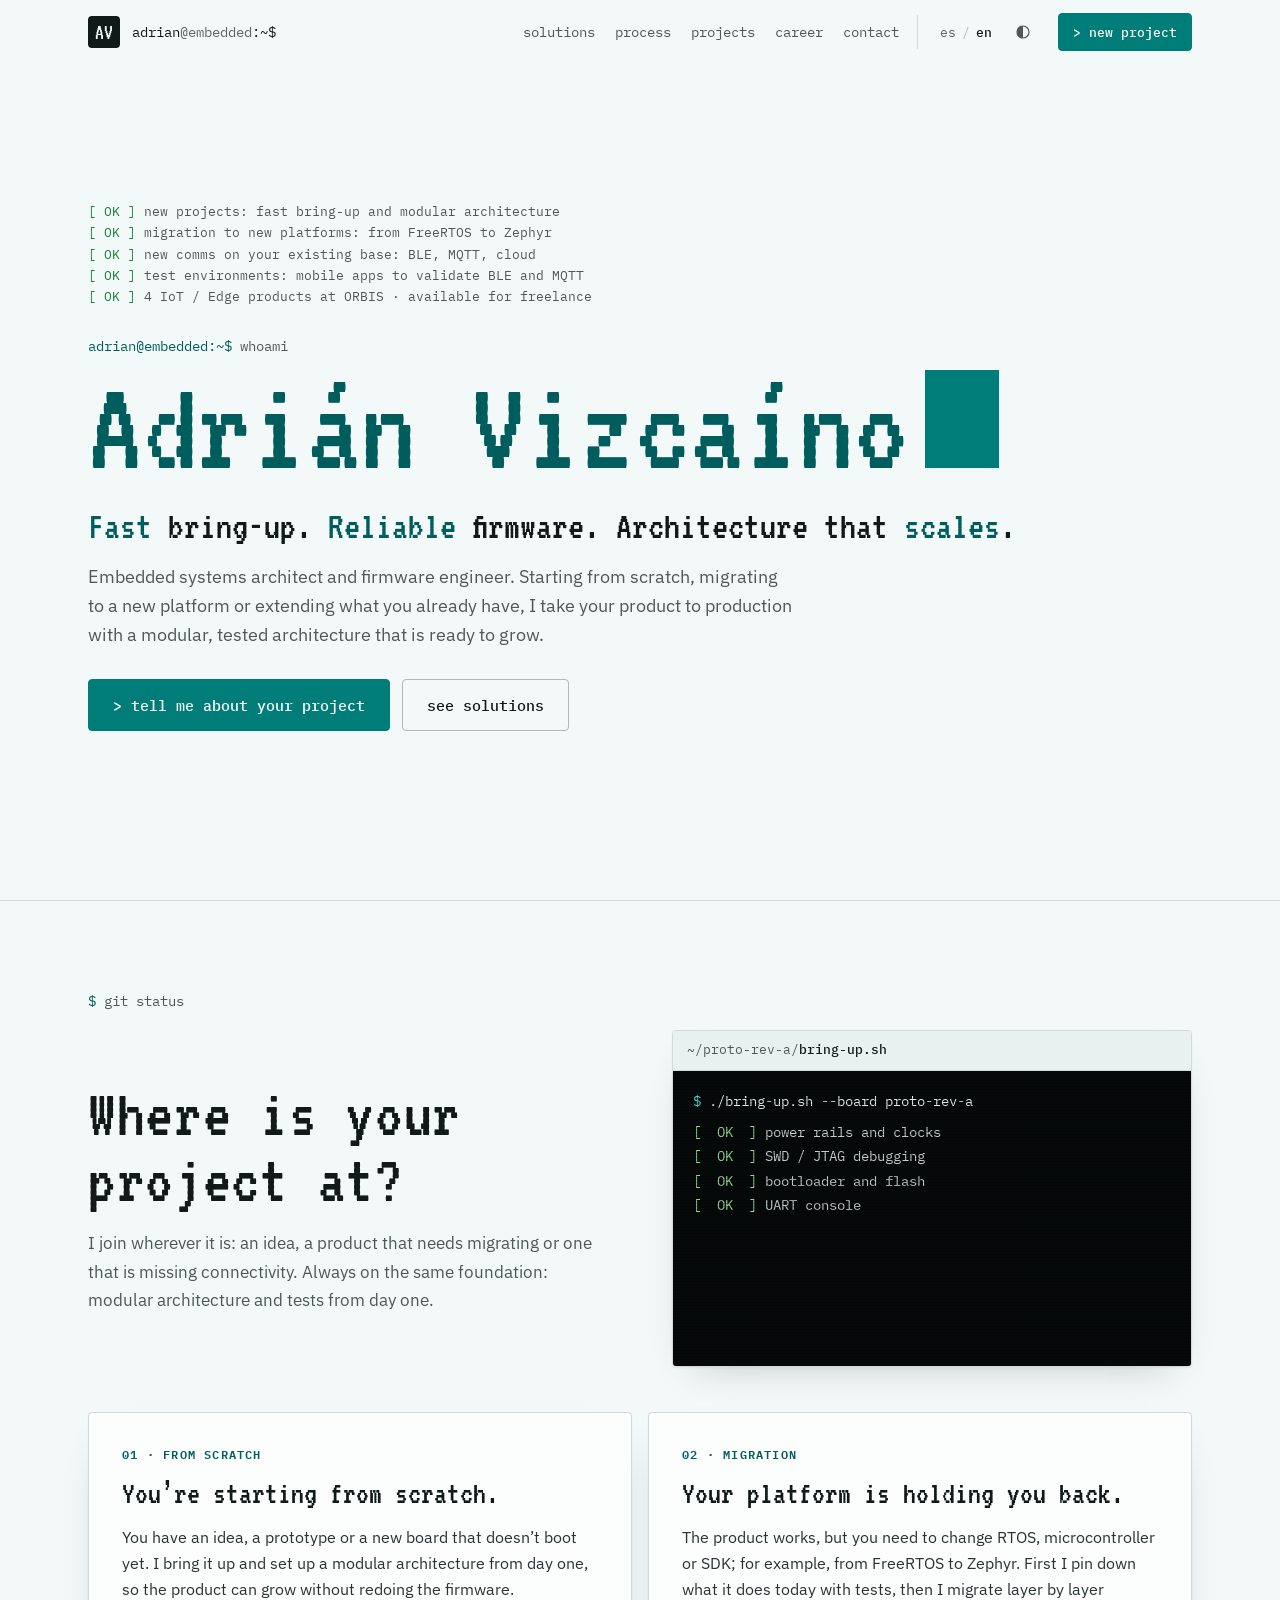
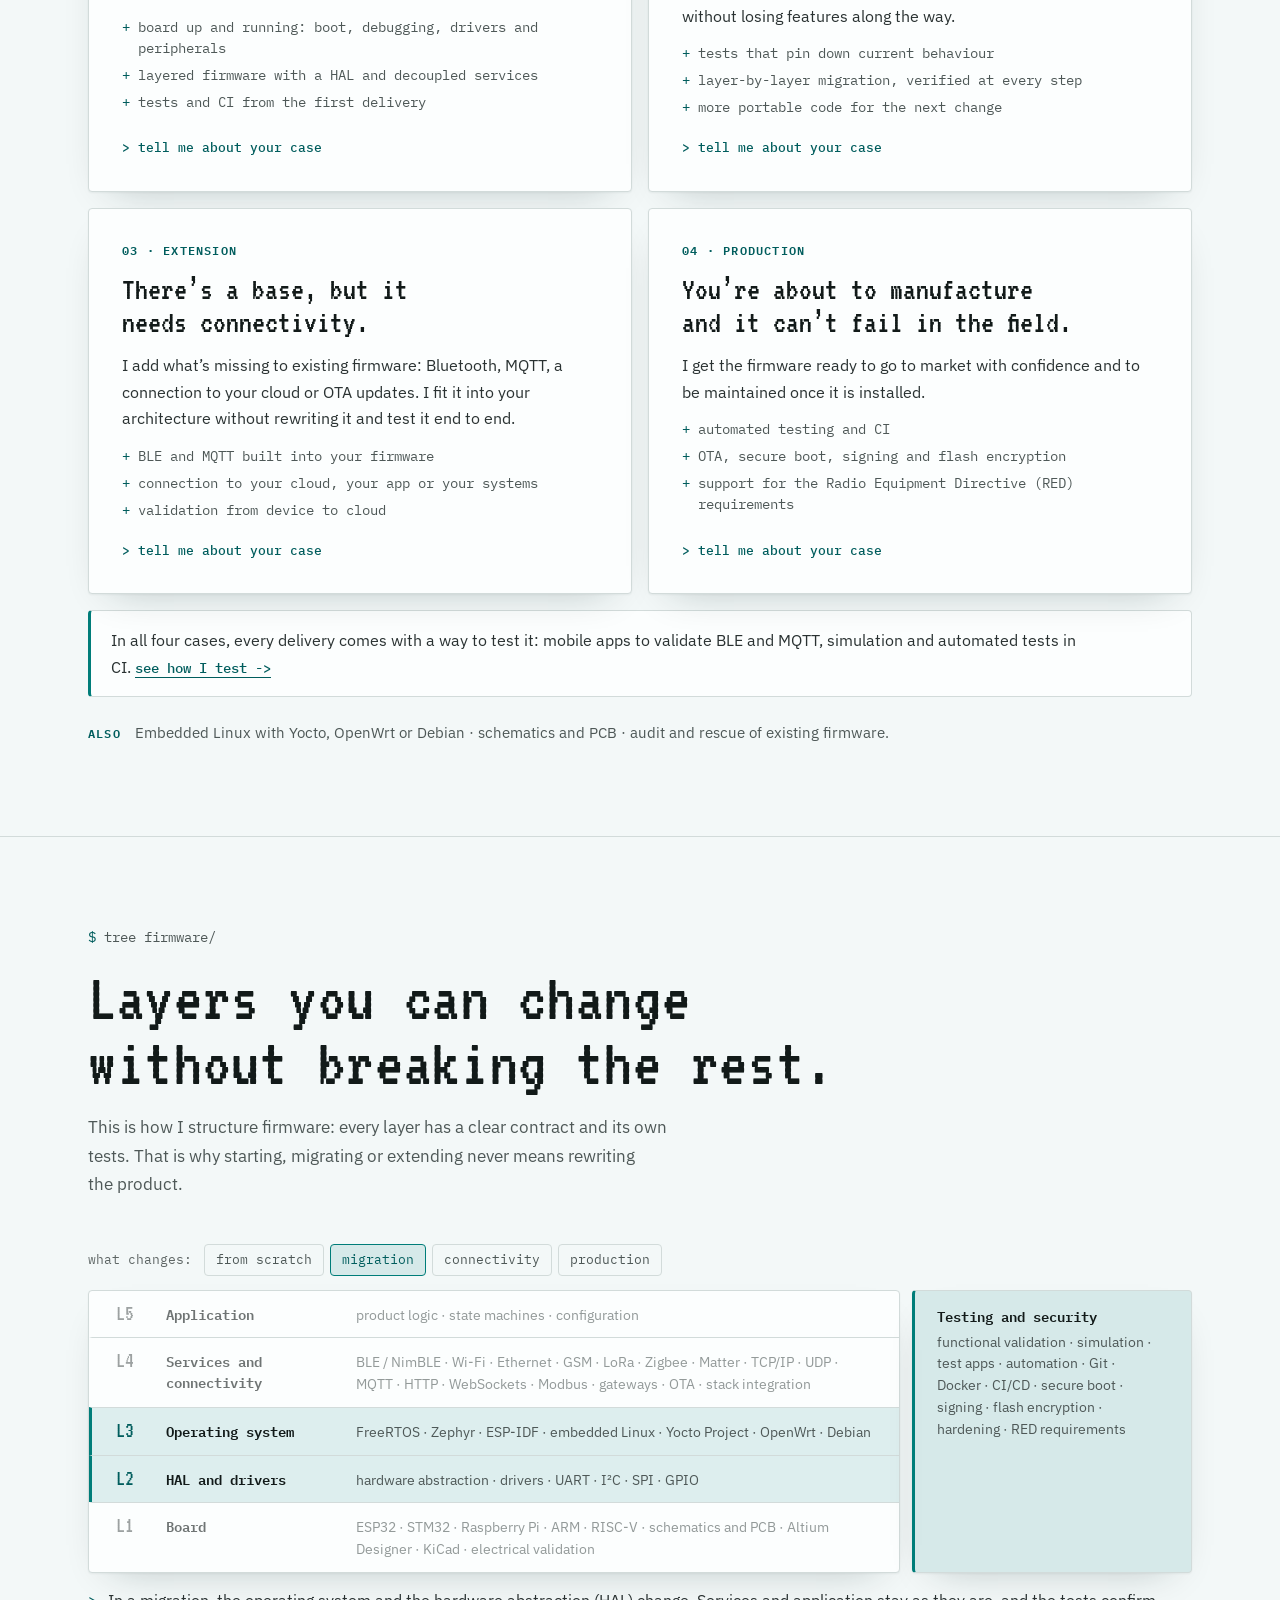
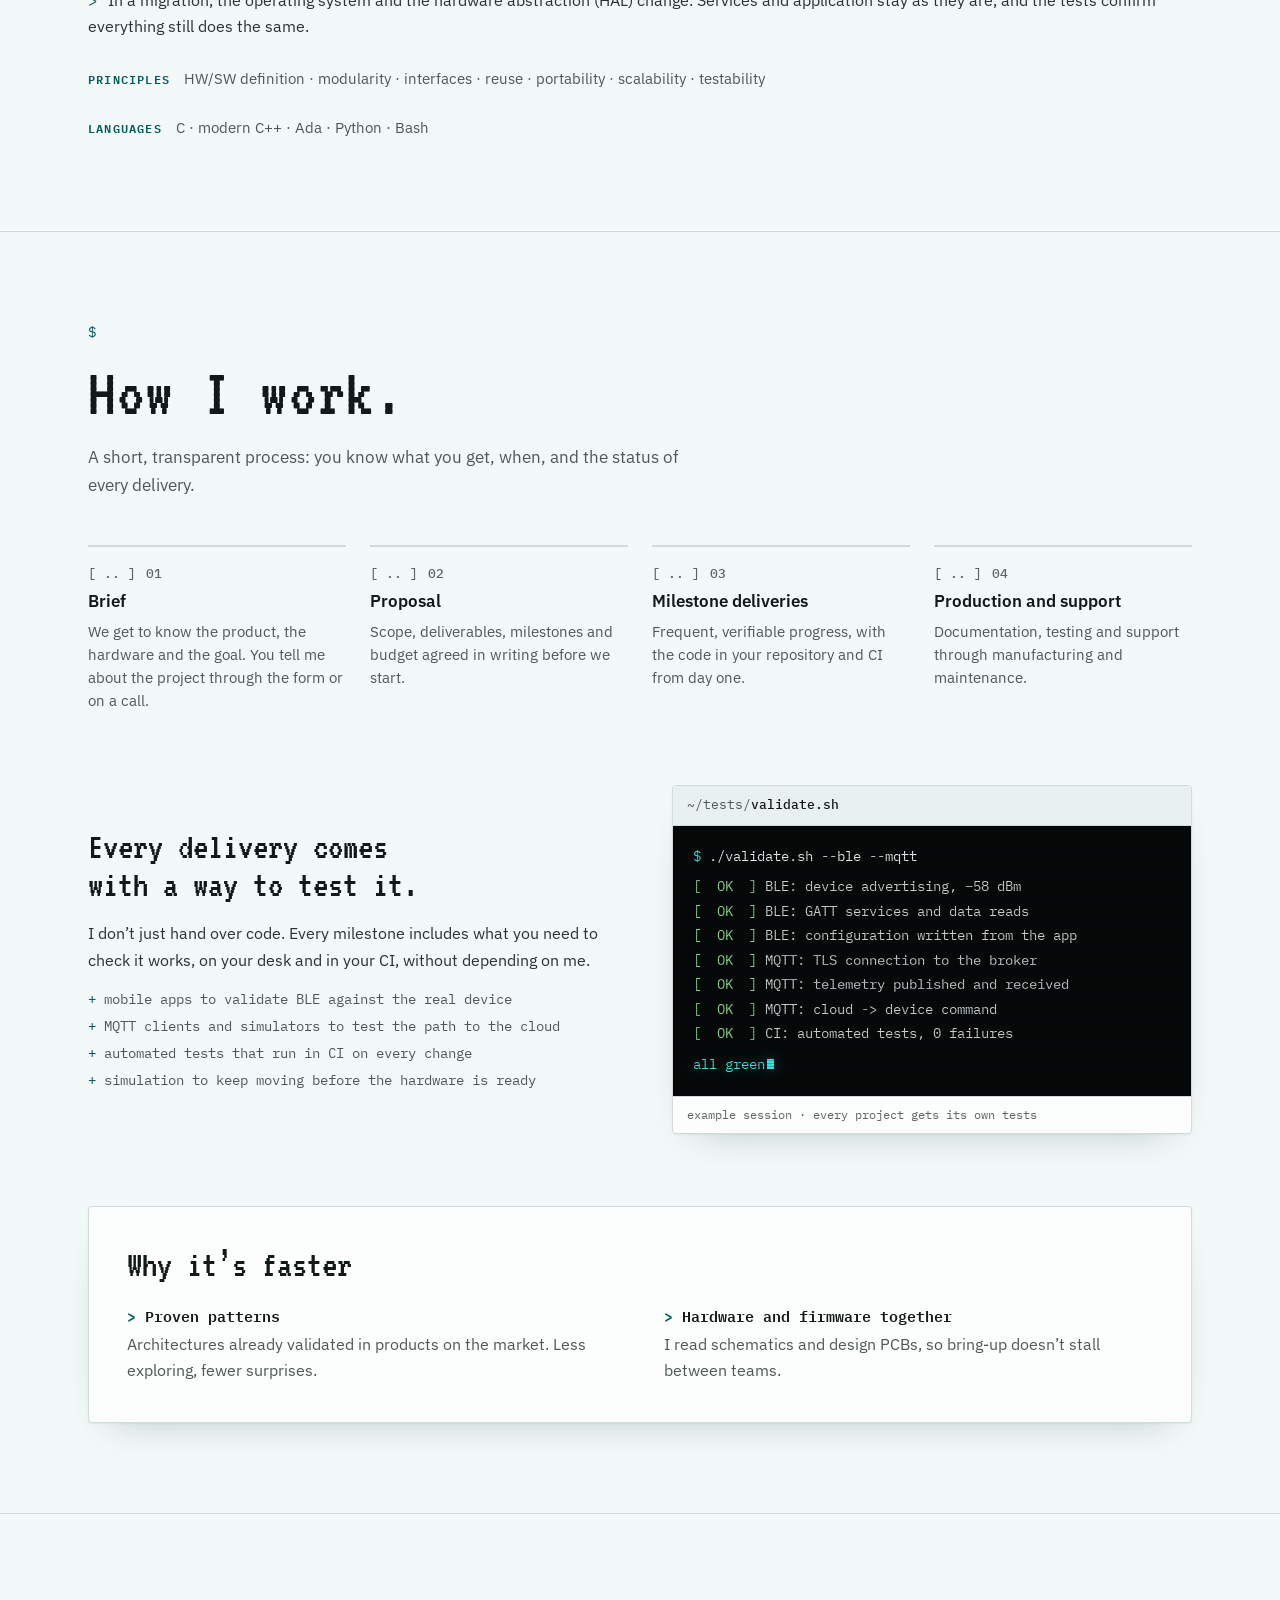
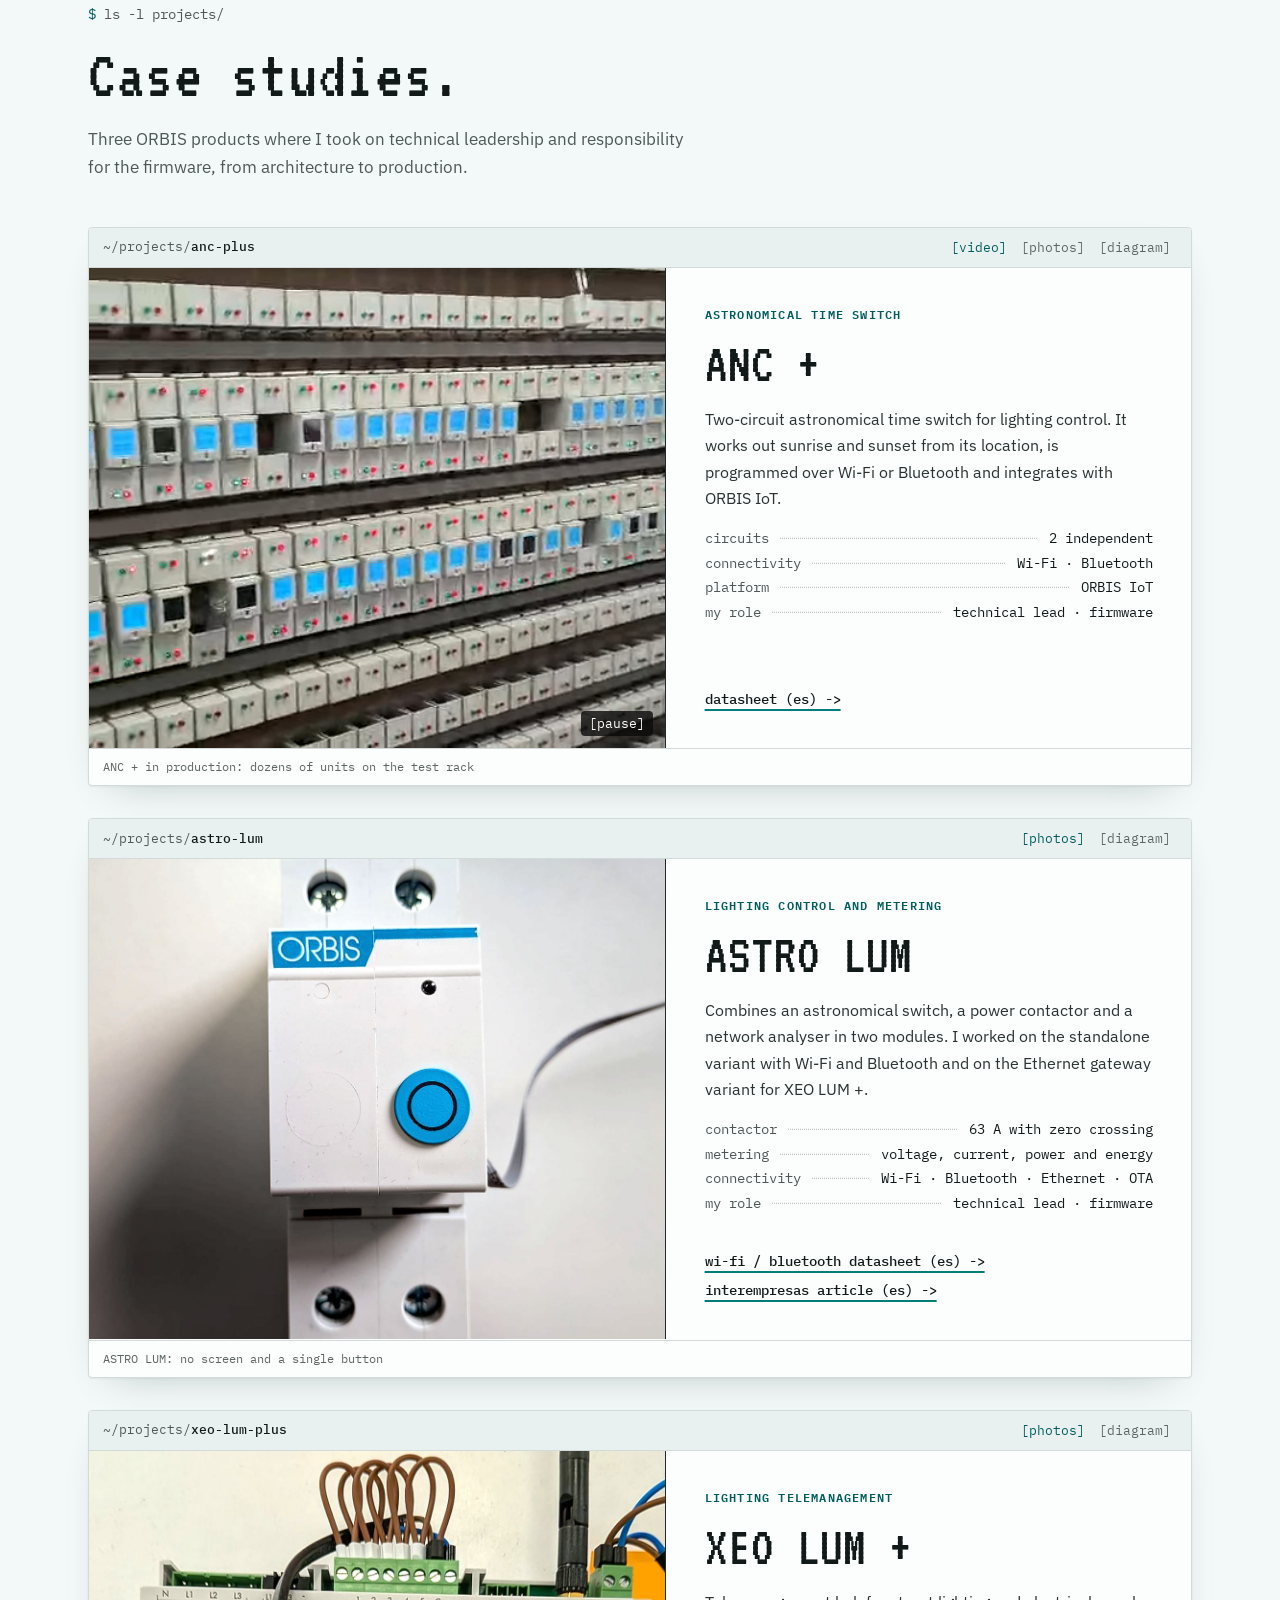
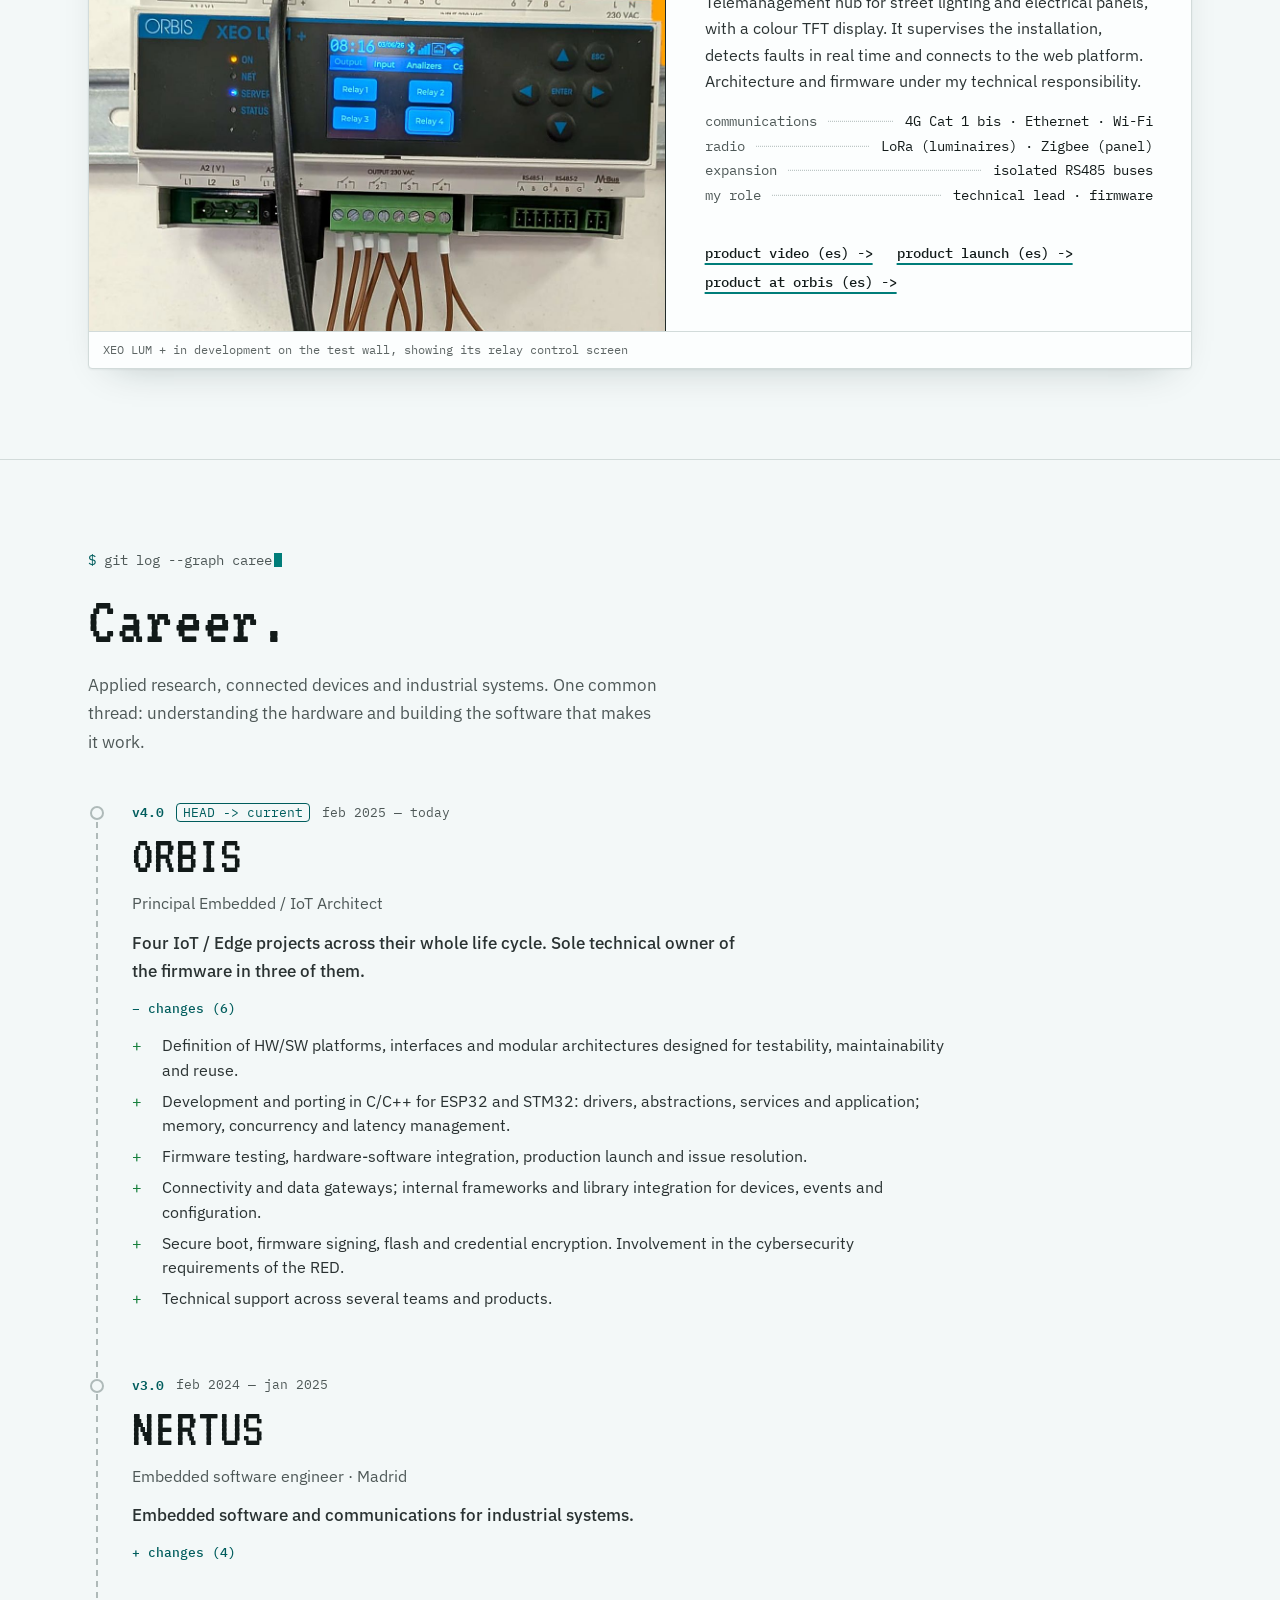
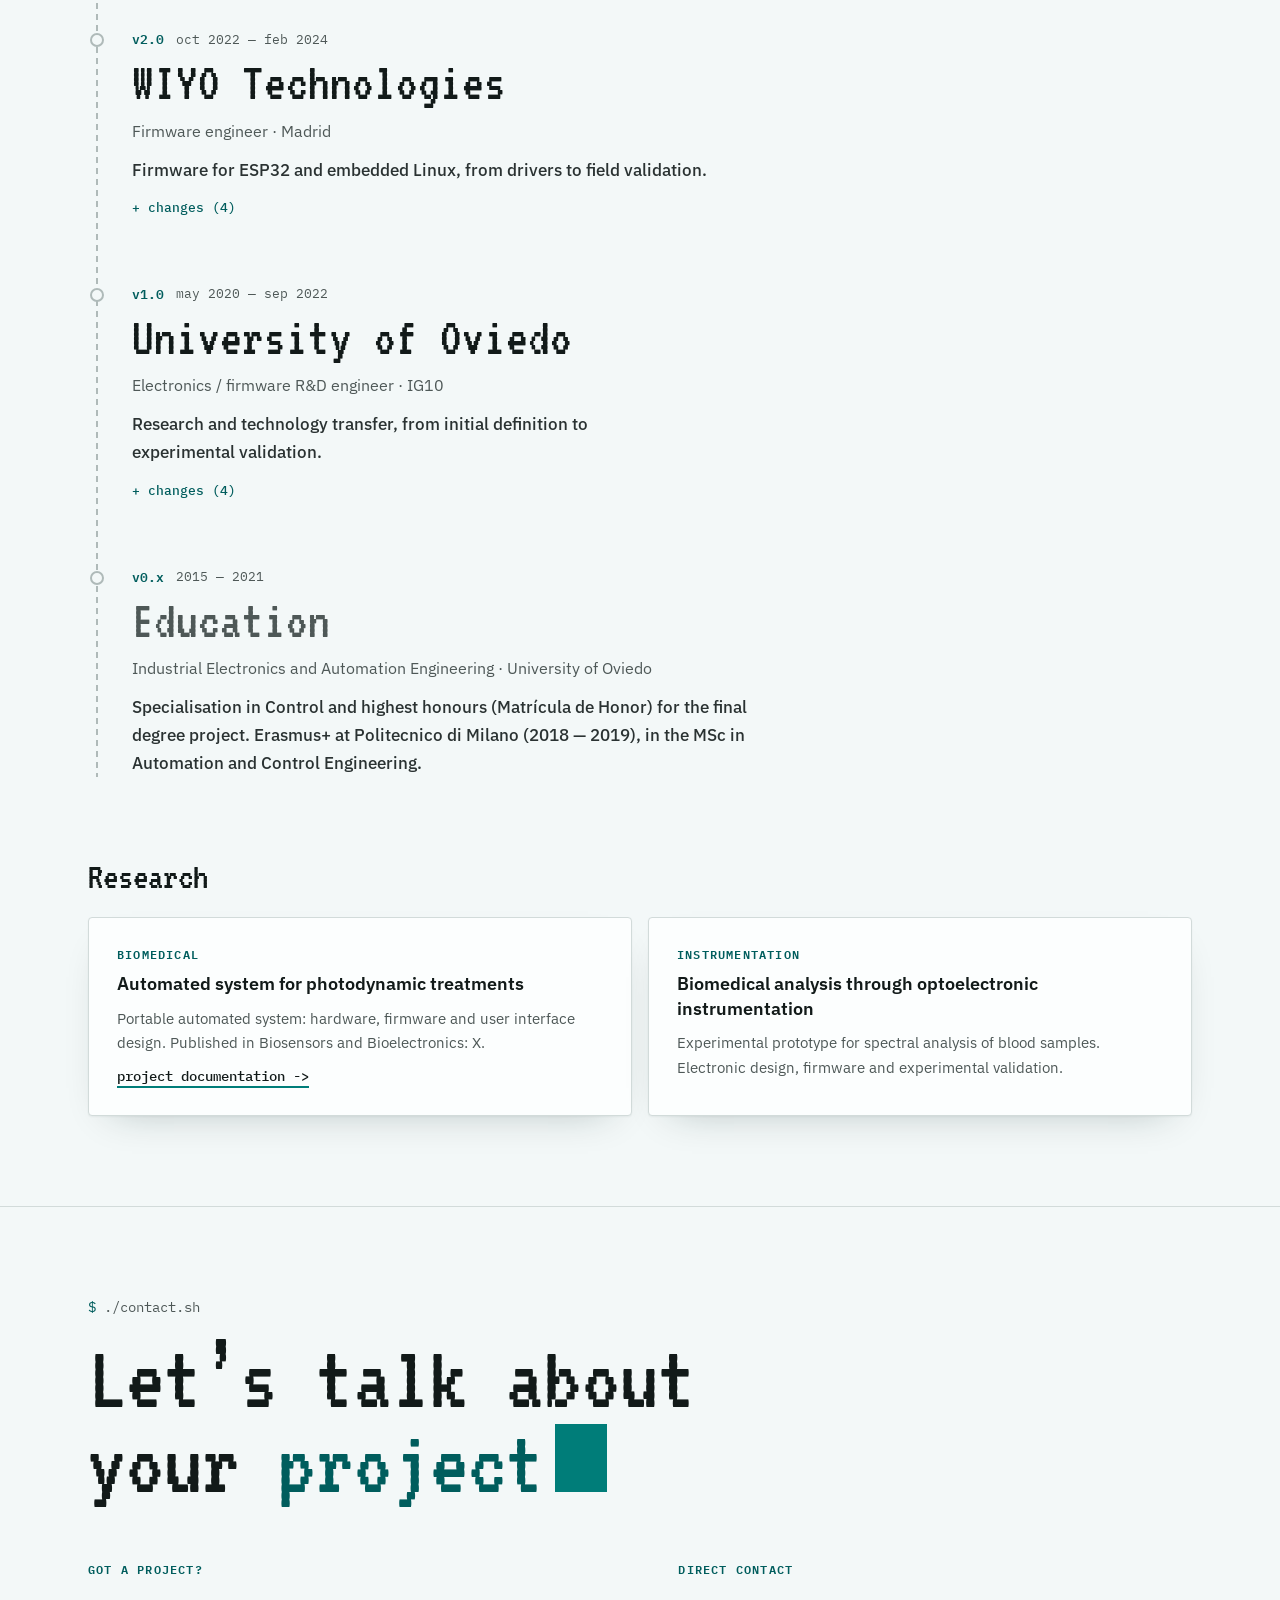
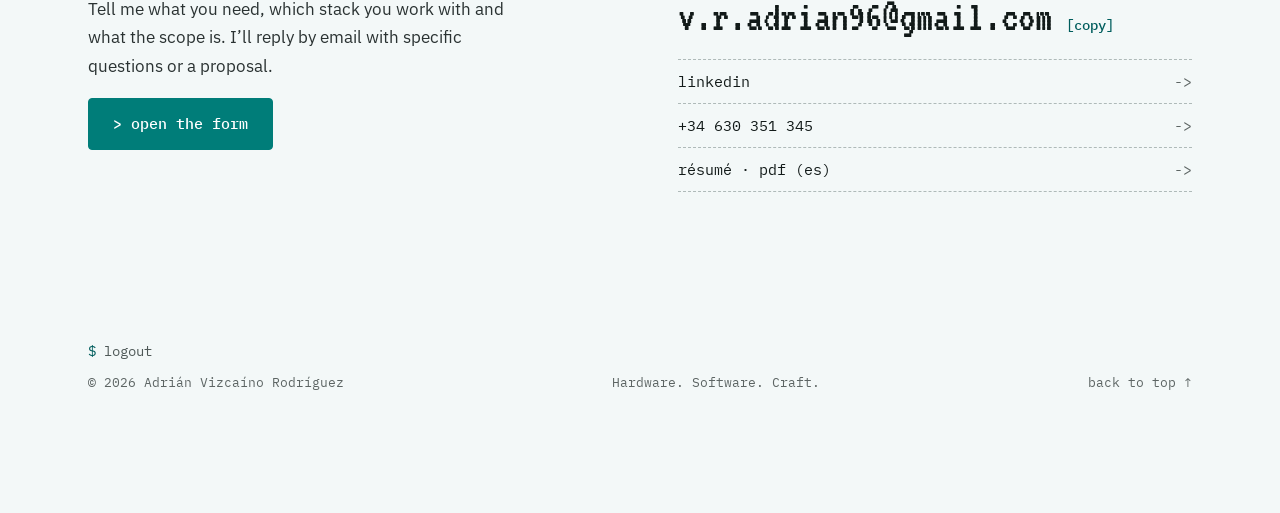
<file: Web-Portfolio/index.html>
<!doctype html>
<html lang="es" class="no-js">
<head>
  <meta charset="utf-8">
  <meta name="viewport" content="width=device-width, initial-scale=1, viewport-fit=cover">
  <meta name="theme-color" content="#f3f8f8" media="(prefers-color-scheme: light)">
  <meta name="theme-color" content="#080b0b" media="(prefers-color-scheme: dark)">
  <meta name="color-scheme" content="light dark">
  <meta name="description" content="Adrián Vizcaíno, arquitecto de sistemas embebidos. Bring-up rápido de hardware, firmware fiable y arquitectura escalable para productos conectados. Disponible para proyectos freelance.">
  <title>Adrián Vizcaíno — Firmware y sistemas embebidos</title>
  <link rel="icon" href="data:image/svg+xml,%3Csvg xmlns='http://www.w3.org/2000/svg' viewBox='0 0 32 32'%3E%3Crect width='32' height='32' rx='3' fill='%23080b0b'/%3E%3Cpath d='M7 10l7 6-7 6' fill='none' stroke='%233ddbd9' stroke-width='3'/%3E%3Crect x='16' y='20' width='9' height='3' fill='%233ddbd9'/%3E%3C/svg%3E">
  <script>
    document.documentElement.classList.remove('no-js');
    document.documentElement.classList.add('js');
    try { var tema = localStorage.getItem('tema'); if (tema === 'light' || tema === 'dark') document.documentElement.dataset.theme = tema; } catch (error) {}
    // Precarga las fuentes del inicio. Con file:// el navegador bloquea la precarga, así que solo se pide desde un servidor.
    if (location.protocol !== 'file:') ['vt323-latin-400', 'ibm-plex-mono-latin-400', 'ibm-plex-sans-latin-wght'].forEach(function (font) {
      var link = document.createElement('link');
      link.rel = 'preload'; link.as = 'font'; link.type = 'font/woff2'; link.crossOrigin = 'anonymous';
      link.href = 'assets/fonts/' + font + '-normal.woff2';
      document.head.appendChild(link);
    });
  </script>
  <link rel="stylesheet" href="styles.css">
  <script src="main.js" defer></script>
</head>
<body>
  <a class="skip" href="#contenido" data-i18n="skip">Saltar al contenido</a>
  <div class="progress" aria-hidden="true"><span data-progress></span></div>

  <header class="topbar" data-topbar>
    <div class="topbar-in wrap">
      <a class="brand" href="#inicio" data-i18n-attr="aria-label:brand.label" aria-label="Adrián Vizcaíno, inicio">
        <span class="brand-mark" aria-hidden="true">AV</span>
        <span class="brand-text">adrian<span>@embedded</span>:~$</span>
      </a>
      <nav class="nav" id="nav" data-i18n-attr="aria-label:nav.label" aria-label="Principal">
        <a href="#soluciones" data-nav data-i18n="nav.solutions">soluciones</a>
        <a href="#proceso" data-nav data-i18n="nav.process">proceso</a>
        <a href="#proyectos" data-nav data-i18n="nav.projects">proyectos</a>
        <a href="#trayectoria" data-nav data-i18n="nav.career">trayectoria</a>
        <a href="#contacto" data-nav data-i18n="nav.contact">contacto</a>
        <button class="btn btn-solid nav-cta" type="button" data-open-brief data-i18n="cta.new">&gt; nuevo proyecto</button>
      </nav>
      <div class="prefs">
        <div class="lang-switch" role="group" data-i18n-attr="aria-label:lang.group" aria-label="Idioma">
          <button type="button" data-lang="es" lang="es" aria-label="Español" title="Español" aria-pressed="true">es</button><span aria-hidden="true">/</span><button type="button" data-lang="en" lang="en" aria-label="English" title="English" aria-pressed="false">en</button>
        </div>
        <button class="theme-btn" type="button" data-theme-toggle>
          <svg class="ico ico-auto" viewBox="0 0 24 24" aria-hidden="true"><circle cx="12" cy="12" r="8"/><path d="M12 4a8 8 0 0 0 0 16z" fill="currentColor" stroke="none"/></svg>
          <svg class="ico ico-light" viewBox="0 0 24 24" aria-hidden="true"><circle cx="12" cy="12" r="4"/><path d="M12 2.5v2.5M12 19v2.5M2.5 12H5M19 12h2.5M5.3 5.3l1.8 1.8M16.9 16.9l1.8 1.8M5.3 18.7l1.8-1.8M16.9 7.1l1.8-1.8"/></svg>
          <svg class="ico ico-dark" viewBox="0 0 24 24" aria-hidden="true"><path d="M20 14.5A8 8 0 1 1 9.5 4a6.5 6.5 0 0 0 10.5 10.5z"/></svg>
        </button>
      </div>
      <button class="btn btn-solid header-cta" type="button" data-open-brief data-i18n="cta.new">&gt; nuevo proyecto</button>
      <button class="menu-btn" type="button" aria-expanded="false" aria-controls="nav" data-i18n="menu">menú</button>
    </div>
  </header>

  <main id="contenido">

    <!-- ── INICIO ── -->
    <section class="hero" id="inicio" aria-labelledby="hero-title">
      <div class="wrap">
        <ol class="boot" data-boot data-i18n-attr="aria-label:boot.label" aria-label="Resumen">
          <li><span class="ok">[ OK ]</span> <span data-i18n="boot.1">proyectos desde cero: bring-up rápido y arquitectura modular</span></li>
          <li><span class="ok">[ OK ]</span> <span data-i18n="boot.2">migración a plataformas nuevas: de FreeRTOS a Zephyr</span></li>
          <li><span class="ok">[ OK ]</span> <span data-i18n="boot.3">nuevas comunicaciones sobre tu base: BLE, MQTT, nube</span></li>
          <li><span class="ok">[ OK ]</span> <span data-i18n="boot.4">entornos de prueba: apps móviles para validar BLE y MQTT</span></li>
          <li><span class="ok">[ OK ]</span> <span data-i18n="boot.5">4 productos IoT / Edge en ORBIS · disponible para freelance</span></li>
        </ol>
        <p class="cmd hero-cmd" aria-hidden="true"><span class="ps1">adrian@embedded:~$</span> <span data-hero-cmd>whoami</span></p>
        <h1 class="hero-title" id="hero-title"><span class="sr-only">Adrián Vizcaíno</span><span class="hero-name" aria-hidden="true" data-decode>Adrián Vizcaíno</span><span class="cursor" aria-hidden="true"></span></h1>
        <p class="hero-tagline" data-i18n="hero.tagline">Bring-up <em>rápido</em>. Firmware <em>fiable</em>. Arquitectura que <em>escala</em>.</p>
        <p class="hero-lead" data-i18n="hero.lead">Arquitecto de sistemas embebidos e ingeniero de firmware. Desde cero, migrando a otra plataforma o ampliando lo que ya tienes, llevo tu producto a producción con una arquitectura modular, probada y lista para crecer.</p>
        <div class="hero-cta">
          <button class="btn btn-solid btn-lg" type="button" data-open-brief data-i18n="hero.cta">&gt; cuéntame tu proyecto</button>
          <a class="btn btn-line btn-lg" href="#soluciones" data-i18n="hero.cta2">ver soluciones</a>
        </div>
      </div>
    </section>

    <!-- ── SOLUCIONES ── -->
    <section class="section" id="soluciones" aria-labelledby="solutions-title">
      <div class="wrap">
        <p class="cmd"><span class="ps1">$</span> <span data-type data-i18n="sol.cmd">git status</span></p>
        <div class="sol-intro">
          <header class="sec-head">
            <h2 class="title" id="solutions-title" data-i18n="sol.title">¿En qué punto está tu proyecto?</h2>
            <p class="sec-lead" data-i18n="sol.lead">Entro en el punto en el que esté: una idea, un producto que hay que migrar o uno al que le falta conectividad. Siempre con la misma base: arquitectura modular y pruebas desde el primer día.</p>
          </header>
          <div class="window bringup" role="img" data-i18n-attr="aria-label:bu.label" aria-label="Ejemplo de un bring-up: alimentación, depuración, bootloader, periféricos, radio, conexión con la plataforma y OTA verificados.">
            <div class="win-bar">
              <span class="win-path">~/proto-rev-a/<b>bring-up.sh</b></span>
              <button class="win-action" type="button" data-rerun hidden data-i18n="bu.rerun">[repetir]</button>
            </div>
            <div class="screen term-body" data-bringup aria-hidden="true">
              <p class="term-cmd" data-i18n="bu.cmd"><span class="ps1">$</span> ./bring-up.sh --placa proto-rev-a</p>
              <ol class="bootlog">
                <li><span class="st">[  OK  ]</span> <span data-i18n="bu.1">alimentación y relojes</span></li>
                <li><span class="st">[  OK  ]</span> <span data-i18n="bu.2">depuración SWD / JTAG</span></li>
                <li><span class="st">[  OK  ]</span> <span data-i18n="bu.3">bootloader y flash</span></li>
                <li><span class="st">[  OK  ]</span> <span data-i18n="bu.4">consola UART</span></li>
                <li><span class="st">[  OK  ]</span> <span data-i18n="bu.5">periféricos I²C · SPI · GPIO</span></li>
                <li><span class="st">[  OK  ]</span> <span data-i18n="bu.6">radio Wi-Fi · BLE · LoRa</span></li>
                <li><span class="st">[  OK  ]</span> <span data-i18n="bu.7">MQTT -&gt; tu plataforma</span></li>
                <li><span class="st">[  OK  ]</span> <span data-i18n="bu.8">OTA y secure boot</span></li>
              </ol>
              <p class="term-end" data-i18n="bu.end">firmware listo para crecer<span class="cursor"></span></p>
            </div>
          </div>
        </div>
        <ol class="solutions">
          <li class="solution" data-reveal>
            <p class="sol-id" data-i18n="sol.1.id">01 · desde cero</p>
            <h3 data-i18n="sol.1.h">Empiezas de cero.</h3>
            <p data-i18n="sol.1.p">Tienes una idea, un prototipo o una placa nueva sin arrancar. Hago el bring-up y monto una arquitectura modular desde el primer día, para que el producto crezca sin rehacer el firmware.</p>
            <ul class="gets">
              <li data-i18n="sol.1.g1">placa en marcha: arranque, depuración, drivers y periféricos</li>
              <li data-i18n="sol.1.g2">firmware por capas, con HAL y servicios desacoplados</li>
              <li data-i18n="sol.1.g3">pruebas y CI desde la primera entrega</li>
            </ul>
            <div class="sol-foot">
              <button class="sol-ask" type="button" data-open-brief data-brief-need="Proyecto desde cero" data-i18n="sol.ask">&gt; cuéntame tu caso</button>
            </div>
          </li>
          <li class="solution" data-reveal>
            <p class="sol-id" data-i18n="sol.2.id">02 · migración</p>
            <h3 data-i18n="sol.2.h">Tu plataforma se queda corta.</h3>
            <p data-i18n="sol.2.p">El producto funciona, pero hay que cambiar de RTOS, de microcontrolador o de SDK; por ejemplo, de FreeRTOS a Zephyr. Primero fijo con pruebas lo que hace hoy y después migro capa a capa, sin perder funciones por el camino.</p>
            <ul class="gets">
              <li data-i18n="sol.2.g1">pruebas que fijan el comportamiento actual</li>
              <li data-i18n="sol.2.g2">migración por capas, verificada en cada paso</li>
              <li data-i18n="sol.2.g3">código más portable para el próximo cambio</li>
            </ul>
            <div class="sol-foot">
              <button class="sol-ask" type="button" data-open-brief data-brief-need="Migración de plataforma" data-i18n="sol.ask">&gt; cuéntame tu caso</button>
            </div>
          </li>
          <li class="solution" data-reveal>
            <p class="sol-id" data-i18n="sol.3.id">03 · ampliación</p>
            <h3 data-i18n="sol.3.h">Ya hay base, pero le falta conectividad.</h3>
            <p data-i18n="sol.3.p">Añado lo que falta a un firmware que ya existe: Bluetooth, MQTT, conexión con tu nube o actualizaciones OTA. Lo integro en tu arquitectura sin reescribirla y lo dejo probado de punta a punta.</p>
            <ul class="gets">
              <li data-i18n="sol.3.g1">BLE y MQTT integrados en tu firmware</li>
              <li data-i18n="sol.3.g2">conexión con tu nube, tu app o tus sistemas</li>
              <li data-i18n="sol.3.g3">validación del dispositivo a la nube</li>
            </ul>
            <div class="sol-foot">
              <button class="sol-ask" type="button" data-open-brief data-brief-need="Añadir conectividad" data-i18n="sol.ask">&gt; cuéntame tu caso</button>
            </div>
          </li>
          <li class="solution" data-reveal>
            <p class="sol-id" data-i18n="sol.4.id">04 · producción</p>
            <h3 data-i18n="sol.4.h">Vas a fabricar y no puede fallar en campo.</h3>
            <p data-i18n="sol.4.p">Preparo el firmware para salir al mercado con garantías y para poder mantenerlo una vez instalado.</p>
            <ul class="gets">
              <li data-i18n="sol.4.g1">pruebas automatizadas y CI</li>
              <li data-i18n="sol.4.g2">OTA, secure boot, firmado y cifrado de flash</li>
              <li data-i18n="sol.4.g3">soporte a los requisitos de la directiva RED</li>
            </ul>
            <div class="sol-foot">
              <button class="sol-ask" type="button" data-open-brief data-brief-need="Preparar la producción" data-i18n="sol.ask">&gt; cuéntame tu caso</button>
            </div>
          </li>
        </ol>
        <p class="sol-note"><span data-i18n="sol.note">En los cuatro casos, cada entrega llega con su forma de probarla: apps móviles para validar BLE y MQTT, simulación y pruebas automáticas en CI.</span> <a href="#pruebas" data-i18n="sol.note.link">ver cómo lo pruebo -&gt;</a></p>
        <p class="also" data-i18n="sol.also"><span>También</span>Linux embebido con Yocto, OpenWrt o Debian · esquemáticos y PCB · auditoría y rescate de un firmware existente.</p>
      </div>
    </section>

    <!-- ── ARQUITECTURA ── -->
    <section class="section" id="arquitectura" aria-labelledby="arch-title">
      <div class="wrap">
        <p class="cmd"><span class="ps1">$</span> <span data-type data-i18n="arch.cmd">tree firmware/</span></p>
        <header class="sec-head">
          <h2 class="title" id="arch-title" data-i18n="arch.title">Capas que se cambian sin romper el resto.</h2>
          <p class="sec-lead" data-i18n="arch.lead">Así organizo el firmware: cada capa tiene un contrato claro y sus propias pruebas. Por eso empezar, migrar o ampliar no obliga a reescribir el producto.</p>
        </header>
        <div class="arch" data-arch>
          <div class="arch-cases" role="group" data-i18n-attr="aria-label:arch.cases" aria-label="Qué capas se tocan en cada caso">
            <span class="arch-q" aria-hidden="true" data-i18n="arch.q">qué se toca:</span>
            <button type="button" data-case="cero" aria-pressed="false" data-i18n="arch.c1">desde cero</button>
            <button type="button" data-case="migracion" aria-pressed="true" data-i18n="arch.c2">migración</button>
            <button type="button" data-case="conectividad" aria-pressed="false" data-i18n="arch.c3">conectividad</button>
            <button type="button" data-case="produccion" aria-pressed="false" data-i18n="arch.c4">producción</button>
          </div>
          <div class="arch-body">
            <ol class="layers" reversed>
              <li class="layer" data-touch="cero"><span class="layer-id">L5</span><h3 data-i18n="arch.l5">Aplicación</h3><p data-i18n="arch.l5.p">lógica del producto&nbsp;· máquinas de estados&nbsp;· configuración</p></li>
              <li class="layer" data-touch="cero conectividad produccion"><span class="layer-id">L4</span><h3 data-i18n="arch.l4">Servicios y conectividad</h3><p data-i18n="arch.l4.p">BLE / NimBLE&nbsp;· Wi-Fi&nbsp;· Ethernet&nbsp;· GSM&nbsp;· LoRa&nbsp;· Zigbee&nbsp;· Matter&nbsp;· TCP/IP&nbsp;· UDP&nbsp;· MQTT&nbsp;· HTTP&nbsp;· WebSockets&nbsp;· Modbus&nbsp;· pasarelas&nbsp;· OTA&nbsp;· integración de stacks</p></li>
              <li class="layer" data-touch="cero migracion"><span class="layer-id">L3</span><h3 data-i18n="arch.l3">Sistema operativo</h3><p data-i18n="arch.l3.p">FreeRTOS&nbsp;· Zephyr&nbsp;· ESP-IDF&nbsp;· Linux embebido&nbsp;· Yocto Project&nbsp;· OpenWrt&nbsp;· Debian</p></li>
              <li class="layer" data-touch="cero migracion"><span class="layer-id">L2</span><h3 data-i18n="arch.l2">HAL y drivers</h3><p data-i18n="arch.l2.p">abstracción del hardware&nbsp;· drivers&nbsp;· UART&nbsp;· I²C&nbsp;· SPI&nbsp;· GPIO</p></li>
              <li class="layer" data-touch="cero"><span class="layer-id">L1</span><h3 data-i18n="arch.l1">Placa</h3><p data-i18n="arch.l1.p">ESP32&nbsp;· STM32&nbsp;· Raspberry Pi&nbsp;· ARM&nbsp;· RISC-V&nbsp;· esquemáticos y PCB&nbsp;· Altium Designer&nbsp;· KiCad&nbsp;· validación eléctrica</p></li>
            </ol>
            <div class="arch-side" data-touch="cero migracion conectividad produccion">
              <h3 data-i18n="arch.side">Pruebas y seguridad</h3>
              <p data-i18n="arch.side.p">validación funcional&nbsp;· simulación&nbsp;· apps de prueba&nbsp;· automatización&nbsp;· Git&nbsp;· Docker&nbsp;· CI/CD&nbsp;· secure boot&nbsp;· firmado&nbsp;· cifrado de flash&nbsp;· hardening&nbsp;· requisitos RED</p>
            </div>
          </div>
          <p class="arch-caption" data-arch-caption aria-live="polite"></p>
        </div>
        <p class="also" data-i18n="arch.principles"><span>Principios</span>definición HW/SW&nbsp;· modularidad&nbsp;· interfaces&nbsp;· reutilización&nbsp;· portabilidad&nbsp;· escalabilidad&nbsp;· testabilidad</p>
        <p class="also" data-i18n="arch.langs"><span>Lenguajes</span>C&nbsp;· C++ moderno&nbsp;· Ada&nbsp;· Python&nbsp;· Bash</p>
      </div>
    </section>

    <!-- ── PROCESO ── -->
    <section class="section" id="proceso" aria-labelledby="process-title">
      <div class="wrap">
        <p class="cmd"><span class="ps1">$</span> <span data-type data-i18n="proc.cmd">make proyecto</span></p>
        <header class="sec-head">
          <h2 class="title" id="process-title" data-i18n="proc.title">Cómo trabajo.</h2>
          <p class="sec-lead" data-i18n="proc.lead">Un proceso corto y transparente: sabes qué recibes, cuándo y en qué estado está cada entrega.</p>
        </header>
        <ol class="pipeline" data-pipeline>
          <li class="stage"><p class="stage-st"><span>[ OK ]</span> 01</p><h3>Brief</h3><p data-i18n="proc.1.p">Entendemos el producto, el hardware y el objetivo. Me cuentas el proyecto con el formulario o en una llamada.</p></li>
          <li class="stage"><p class="stage-st"><span>[ OK ]</span> 02</p><h3 data-i18n="proc.2.h">Propuesta</h3><p data-i18n="proc.2.p">Alcance, entregables, hitos y presupuesto cerrados por escrito antes de empezar.</p></li>
          <li class="stage"><p class="stage-st"><span>[ OK ]</span> 03</p><h3 data-i18n="proc.3.h">Entregas por hitos</h3><p data-i18n="proc.3.p">Avances verificables y frecuentes, con el código en tu repositorio y CI desde el primer día.</p></li>
          <li class="stage"><p class="stage-st"><span>[ OK ]</span> 04</p><h3 data-i18n="proc.4.h">Producción y soporte</h3><p data-i18n="proc.4.p">Documentación, pruebas y acompañamiento hasta fabricación y mantenimiento.</p></li>
        </ol>

        <div class="proof" id="pruebas">
          <div class="proof-text" data-reveal>
            <h3 class="proof-title" data-i18n="tst.title">Cada entrega llega con su forma de probarla.</h3>
            <p data-i18n="tst.lead">No entrego solo código. Cada hito incluye lo necesario para comprobar que funciona, en tu mesa y en tu CI, sin depender de mí.</p>
            <ul class="gets">
              <li data-i18n="tst.g1">apps móviles para validar BLE con el dispositivo real</li>
              <li data-i18n="tst.g2">clientes y simuladores MQTT para probar el camino a la nube</li>
              <li data-i18n="tst.g3">pruebas automáticas que se ejecutan en CI con cada cambio</li>
              <li data-i18n="tst.g4">simulación para avanzar aunque el hardware no esté listo</li>
            </ul>
          </div>
          <div class="window" role="img" data-i18n-attr="aria-label:tst.label" aria-label="Sesión de ejemplo de una validación: BLE con la app, MQTT con la nube y pruebas automáticas en CI, todo correcto.">
            <div class="win-bar"><span class="win-path" data-i18n="tst.path">~/pruebas/<b>validar.sh</b></span></div>
            <div class="screen term-body" aria-hidden="true">
              <p class="term-cmd" data-i18n="tst.cmd"><span class="ps1">$</span> ./validar.sh --ble --mqtt</p>
              <ol class="bootlog">
                <li><span class="st">[  OK  ]</span> <span data-i18n="tst.1">BLE: dispositivo anunciado, −58 dBm</span></li>
                <li><span class="st">[  OK  ]</span> <span data-i18n="tst.2">BLE: servicios GATT y lectura de datos</span></li>
                <li><span class="st">[  OK  ]</span> <span data-i18n="tst.3">BLE: configuración escrita desde la app</span></li>
                <li><span class="st">[  OK  ]</span> <span data-i18n="tst.4">MQTT: conexión TLS con el broker</span></li>
                <li><span class="st">[  OK  ]</span> <span data-i18n="tst.5">MQTT: telemetría publicada y recibida</span></li>
                <li><span class="st">[  OK  ]</span> <span data-i18n="tst.6">MQTT: comando nube -&gt; dispositivo</span></li>
                <li><span class="st">[  OK  ]</span> <span data-i18n="tst.7">CI: pruebas automáticas, 0 fallos</span></li>
              </ol>
              <p class="term-end" data-i18n="tst.end">todo en verde<span class="cursor"></span></p>
            </div>
            <p class="win-note" data-i18n="tst.note">sesión de ejemplo · cada proyecto lleva sus propias pruebas</p>
          </div>
        </div>

        <div class="why" data-reveal>
          <h3 class="why-title" data-i18n="why.title">Por qué es más rápido</h3>
          <dl class="why-list">
            <div><dt data-i18n="why.1.t">Patrones probados</dt><dd data-i18n="why.1.d">Arquitecturas ya validadas en productos que están en el mercado. Menos exploración y menos sorpresas.</dd></div>
            <div><dt data-i18n="why.2.t">Hardware y firmware a la vez</dt><dd data-i18n="why.2.d">Leo esquemáticos y diseño PCB, así que el bring-up no se atasca entre equipos.</dd></div>
          </dl>
        </div>
      </div>
    </section>

    <!-- ── PROYECTOS ── -->
    <section class="section" id="proyectos" aria-labelledby="work-title">
      <div class="wrap">
        <p class="cmd"><span class="ps1">$</span> <span data-type data-i18n="work.cmd">ls -l proyectos/</span></p>
        <header class="sec-head">
          <h2 class="title" id="work-title" data-i18n="work.title">Casos reales.</h2>
          <p class="sec-lead" data-i18n="work.lead">Tres productos de ORBIS en los que he asumido el liderazgo técnico y la responsabilidad del firmware, de la arquitectura a producción.</p>
        </header>

        <article class="window product" data-product="anc" data-reveal aria-labelledby="anc-title">
          <div class="win-bar">
            <span class="win-path" data-i18n="work.path.anc">~/proyectos/<b>anc-plus</b></span>
            <span class="win-tabs" data-tabs></span>
          </div>
          <div class="win-body">
            <div class="screen" data-screen>
              <div class="pane" data-pane="esquema"><canvas aria-hidden="true" data-viz="anc"></canvas></div>
            </div>
            <div class="product-info">
              <p class="kicker" data-i18n="anc.kicker">Interruptor horario astronómico</p>
              <h3 class="product-name" id="anc-title">ANC +</h3>
              <p class="product-sum" data-i18n="anc.sum">Interruptor astronómico de dos circuitos para control de alumbrado. Calcula orto y ocaso según la ubicación, se programa por Wi-Fi o Bluetooth y se integra con ORBIS IoT.</p>
              <dl class="specs">
                <div><dt data-i18n="spec.circuits">circuitos</dt><dd data-i18n="spec.circuits.v">2 independientes</dd></div>
                <div><dt data-i18n="spec.connectivity">conectividad</dt><dd>Wi-Fi · Bluetooth</dd></div>
                <div><dt data-i18n="spec.platform">plataforma</dt><dd>ORBIS IoT</dd></div>
                <div><dt data-i18n="spec.role">mi papel</dt><dd data-i18n="spec.role.v">liderazgo técnico · firmware</dd></div>
              </dl>
              <p class="product-links"><a class="link" href="https://orbis.es/wp-content/uploads/fichatecnica/FT_ASTRO_NOVA_CITY_PLUS.pdf" target="_blank" rel="noopener" data-i18n="anc.link">ficha técnica -&gt;</a></p>
            </div>
          </div>
          <p class="win-note" data-note>esquema conceptual · orto y ocaso calculados para Madrid · programa de C2 de ejemplo</p>
        </article>

        <article class="window product" data-product="astro" data-reveal aria-labelledby="astro-title">
          <div class="win-bar">
            <span class="win-path" data-i18n="work.path.astro">~/proyectos/<b>astro-lum</b></span>
            <span class="win-tabs" data-tabs></span>
          </div>
          <div class="win-body">
            <div class="screen" data-screen>
              <div class="pane" data-pane="esquema"><canvas aria-hidden="true" data-viz="astro"></canvas></div>
            </div>
            <div class="product-info">
              <p class="kicker" data-i18n="astro.kicker">Control y medida de alumbrado</p>
              <h3 class="product-name" id="astro-title">ASTRO LUM</h3>
              <p class="product-sum" data-i18n="astro.sum">Reúne en dos módulos un interruptor astronómico, un contactor de potencia y un analizador de red. He trabajado en la variante independiente con Wi-Fi y Bluetooth y en la variante gateway de XEO LUM + por Ethernet.</p>
              <dl class="specs">
                <div><dt>contactor</dt><dd data-i18n="spec.contactor.v">63 A con paso por cero</dd></div>
                <div><dt data-i18n="spec.metering">medida</dt><dd data-i18n="spec.metering.v">tensión, corriente, potencia y energía</dd></div>
                <div><dt data-i18n="spec.connectivity">conectividad</dt><dd>Wi-Fi · Bluetooth · Ethernet · OTA</dd></div>
                <div><dt data-i18n="spec.role">mi papel</dt><dd data-i18n="spec.role.v">liderazgo técnico · firmware</dd></div>
              </dl>
              <p class="product-links"><a class="link" href="https://orbis.es/wp-content/uploads/fichatecnica/FT_ASTRO_LUM.pdf" target="_blank" rel="noopener" data-i18n="astro.link1">ficha wi-fi / bluetooth -&gt;</a><a class="link" href="https://www.interempresas.net/Energia/626768-Gestion-IoT-y-conectividad-hibrida-para-el-alumbrado-publico.html" target="_blank" rel="noopener" data-i18n="astro.link2">artículo en interempresas -&gt;</a></p>
            </div>
          </div>
          <p class="win-note" data-note>esquema conceptual · señales de red de 50 Hz con valores simulados</p>
        </article>

        <article class="window product" data-product="xeolum" data-reveal aria-labelledby="xeo-title">
          <div class="win-bar">
            <span class="win-path" data-i18n="work.path.xeo">~/proyectos/<b>xeo-lum-plus</b></span>
            <span class="win-tabs" data-tabs></span>
          </div>
          <div class="win-body">
            <div class="screen" data-screen>
              <div class="pane" data-pane="esquema"><canvas aria-hidden="true" data-viz="xeo"></canvas></div>
            </div>
            <div class="product-info">
              <p class="kicker" data-i18n="xeo.kicker">Telegestión de alumbrado</p>
              <h3 class="product-name" id="xeo-title">XEO LUM +</h3>
              <p class="product-sum" data-i18n="xeo.sum">Centro de telegestión para alumbrado público y cuadros eléctricos, con pantalla TFT a color. Supervisa la instalación, detecta fallos en tiempo real y conecta con la plataforma web. Arquitectura y firmware bajo mi responsabilidad técnica.</p>
              <dl class="specs">
                <div><dt data-i18n="spec.comms">comunicaciones</dt><dd>4G Cat 1 bis · Ethernet · Wi-Fi</dd></div>
                <div><dt>radio</dt><dd data-i18n="spec.radio.v">LoRa (luminarias) · Zigbee (cuadro)</dd></div>
                <div><dt data-i18n="spec.expansion">expansión</dt><dd data-i18n="spec.expansion.v">buses RS485 aislados</dd></div>
                <div><dt data-i18n="spec.role">mi papel</dt><dd data-i18n="spec.role.v">liderazgo técnico · firmware</dd></div>
              </dl>
              <p class="product-links"><a class="link" href="https://www.youtube.com/watch?v=LOH5GwTmqz0" target="_blank" rel="noopener" data-i18n="xeo.link3">vídeo del producto -&gt;</a><a class="link" href="https://www.interempresas.net/Electricidad/610729-ORBIS-presenta-Xeo-Lum-para-la-telegestion-de-alumbrado.html" target="_blank" rel="noopener" data-i18n="xeo.link1">presentación del producto -&gt;</a><a class="link" href="https://orbis.es/noticias/energia-inteligente/directiva-eed-la-eficiencia-energetica-entra-en-una-nueva-etapa/" target="_blank" rel="noopener" data-i18n="xeo.link2">producto en orbis -&gt;</a></p>
            </div>
          </div>
          <p class="win-note" data-note>esquema conceptual · datos de supervisión simulados</p>
        </article>
      </div>
    </section>

    <!-- ── TRAYECTORIA ── -->
    <section class="section" id="trayectoria" aria-labelledby="log-title">
      <div class="wrap">
        <p class="cmd"><span class="ps1">$</span> <span data-type data-i18n="log.cmd">git log --graph trayectoria</span></p>
        <header class="sec-head">
          <h2 class="title" id="log-title" data-i18n="log.title">Trayectoria.</h2>
          <p class="sec-lead" data-i18n="log.lead">Investigación aplicada, dispositivos conectados y sistemas industriales. Una misma base: entender el hardware y construir el software que lo hace funcionar.</p>
        </header>
        <div class="log">
          <div class="rail" aria-hidden="true"><i data-rail></i></div>
          <ol class="commits" data-timeline>
            <li class="commit is-head">
              <p class="commit-meta" data-i18n="log.v4.meta"><b>v4.0</b> <span class="tag">HEAD -&gt; actual</span> feb 2025 — hoy</p>
              <h3>ORBIS</h3>
              <p class="commit-role">Principal Embedded / IoT Architect</p>
              <p class="commit-lead" data-i18n="log.v4.lead">Cuatro proyectos IoT / Edge a lo largo de todo su ciclo de vida. Único responsable técnico del firmware en tres de ellos.</p>
              <details class="diff" open>
                <summary data-i18n="log.changes6">cambios (6)</summary>
                <ul>
                  <li data-i18n="log.v4.1">Definición de plataformas HW/SW, interfaces y arquitecturas modulares orientadas a testabilidad, mantenimiento y reutilización.</li>
                  <li data-i18n="log.v4.2">Desarrollo y portabilidad en C/C++ para ESP32 y STM32: drivers, abstracciones, servicios y aplicación; gestión de memoria, concurrencia y latencias.</li>
                  <li data-i18n="log.v4.3">Pruebas de firmware, integración hardware-software, puesta en producción y resolución de incidencias.</li>
                  <li data-i18n="log.v4.4">Conectividad y pasarelas de datos; frameworks internos e integración de librerías para dispositivos, eventos y configuración.</li>
                  <li data-i18n="log.v4.5">Secure boot, firmado de firmware, cifrado de flash y credenciales. Participación en requisitos de ciberseguridad asociados a RED.</li>
                  <li data-i18n="log.v4.6">Soporte técnico transversal a varios equipos y productos.</li>
                </ul>
              </details>
            </li>
            <li class="commit">
              <p class="commit-meta" data-i18n="log.v3.meta"><b>v3.0</b> feb 2024 — ene 2025</p>
              <h3>NERTUS</h3>
              <p class="commit-role" data-i18n="log.v3.role">Ingeniero de software embebido · Madrid</p>
              <p class="commit-lead" data-i18n="log.v3.lead">Software embebido y comunicaciones para sistemas industriales.</p>
              <details class="diff">
                <summary data-i18n="log.changes4">cambios (4)</summary>
                <ul>
                  <li data-i18n="log.v3.1">Desarrollo en C/C++ y Ada, componentes de bajo nivel e integración en sistemas distribuidos.</li>
                  <li data-i18n="log.v3.2">Comunicaciones TCP/IP, UDP y WebSockets para servicios y flujos de datos en tiempo real.</li>
                  <li data-i18n="log.v3.3">Herramientas de pruebas, simulación y automatización en Python.</li>
                  <li data-i18n="log.v3.4">Integración en pipelines de CI/CD y entornos de desarrollo con Docker.</li>
                </ul>
              </details>
            </li>
            <li class="commit">
              <p class="commit-meta"><b>v2.0</b> oct 2022 — feb 2024</p>
              <h3>WIYO Technologies</h3>
              <p class="commit-role" data-i18n="log.v2.role">Ingeniero de firmware · Madrid</p>
              <p class="commit-lead" data-i18n="log.v2.lead">Firmware para ESP32 y Linux embebido, desde los drivers hasta la validación en campo.</p>
              <details class="diff">
                <summary data-i18n="log.changes4">cambios (4)</summary>
                <ul>
                  <li data-i18n="log.v2.1">Arquitecturas modulares, librerías de terceros y capas de abstracción.</li>
                  <li data-i18n="log.v2.2">FreeRTOS, ESP-IDF, OpenWrt, Debian y Yocto Project.</li>
                  <li data-i18n="log.v2.3">Drivers e interfaces UART, I2C, SPI y GPIO; integración de Wi-Fi, MQTT y TCP/IP.</li>
                  <li data-i18n="log.v2.4">Validación funcional, análisis del comportamiento en campo y depuración de incidencias de conectividad.</li>
                </ul>
              </details>
            </li>
            <li class="commit">
              <p class="commit-meta"><b>v1.0</b> may 2020 — sep 2022</p>
              <h3 data-i18n="log.v1.org">Universidad de Oviedo</h3>
              <p class="commit-role" data-i18n="log.v1.role">Ingeniero electrónico / firmware en I+D · IG10</p>
              <p class="commit-lead" data-i18n="log.v1.lead">Investigación y transferencia tecnológica, de la definición inicial a la validación experimental.</p>
              <details class="diff">
                <summary data-i18n="log.changes4">cambios (4)</summary>
                <ul>
                  <li data-i18n="log.v1.1">Esquemáticos y PCB con Altium Designer, selección de componentes y validación eléctrica.</li>
                  <li data-i18n="log.v1.2">Firmware en C++ para ESP32: periféricos, comunicaciones y tareas.</li>
                  <li data-i18n="log.v1.3">Integración hardware-firmware y puesta a punto de prototipos.</li>
                  <li data-i18n="log.v1.4">Pruebas de laboratorio, instrumentación y caracterización de sistemas.</li>
                </ul>
              </details>
            </li>
            <li class="commit is-root">
              <p class="commit-meta"><b>v0.x</b> 2015 — 2021</p>
              <h3 data-i18n="log.v0.org">Formación</h3>
              <p class="commit-role" data-i18n="log.v0.role">Ingeniería Electrónica Industrial y Automática · Universidad de Oviedo</p>
              <p class="commit-lead" data-i18n="log.v0.lead">Especialización en Control y Matrícula de Honor en el Trabajo Fin de Grado. Erasmus+ en el Politecnico di Milano (2018 — 2019), en el Máster en Automatización y Control.</p>
            </li>
          </ol>
        </div>

        <div class="research">
          <h3 class="research-title" data-i18n="research.title">Investigación</h3>
          <div class="research-grid">
            <article class="research-item" data-reveal>
              <p class="kicker" data-i18n="research.1.kicker">Biomédica</p>
              <h4 data-i18n="research.1.h">Sistema automatizado para tratamientos fotodinámicos</h4>
              <p data-i18n="research.1.p">Sistema portátil automatizado: diseño de hardware, firmware e interfaz de usuario. Publicado en Biosensors and Bioelectronics: X.</p>
              <a class="link" href="https://drive.google.com/drive/folders/1nwX9xTe4u_fL9MrErMUaQaZuk0NaoRpc?usp=drive_link" target="_blank" rel="noopener" data-i18n="research.1.link">documentación del proyecto -&gt;</a>
            </article>
            <article class="research-item" data-reveal>
              <p class="kicker" data-i18n="research.2.kicker">Instrumentación</p>
              <h4 data-i18n="research.2.h">Análisis biomédico por instrumentación optoelectrónica</h4>
              <p data-i18n="research.2.p">Prototipo experimental para análisis espectral de muestras de sangre. Diseño electrónico, firmware y validación experimental.</p>
            </article>
          </div>
        </div>
      </div>
    </section>

    <!-- ── CONTACTO ── -->
    <section class="section contact" id="contacto" aria-labelledby="contact-title">
      <div class="wrap">
        <p class="cmd"><span class="ps1">$</span> <span data-type data-i18n="contact.cmd">./contacto.sh</span></p>
        <h2 class="contact-title" id="contact-title" data-i18n="contact.title">Hablemos de tu <em>proyecto</em><span class="cursor" aria-hidden="true"></span></h2>
        <div class="contact-grid">
          <div class="contact-brief" data-reveal>
            <p class="kicker" data-i18n="contact.kicker">¿Tienes un proyecto?</p>
            <p data-i18n="contact.p">Cuéntame qué necesitas, con qué stack trabajas y qué alcance tiene. Te respondo por correo con preguntas concretas o una propuesta.</p>
            <button class="btn btn-solid btn-lg" type="button" data-open-brief data-i18n="contact.cta">&gt; abrir formulario</button>
          </div>
          <div class="contact-direct" data-reveal>
            <p class="kicker" data-i18n="contact.direct">Contacto directo</p>
            <p class="mail-row"><a class="mail" href="mailto:v.r.adrian96@gmail.com">v.r.adrian96@gmail.com</a> <button class="copy" type="button" data-copy="v.r.adrian96@gmail.com" data-i18n="contact.copy">[copiar]</button></p>
            <ul class="links">
              <li><a href="https://www.linkedin.com/in/adrianvizcaino/" target="_blank" rel="noopener">linkedin <span>-&gt;</span></a></li>
              <li><a href="tel:+34630351345">+34 630 351 345 <span>-&gt;</span></a></li>
              <li><a href="../CV/Adrian_CV.html" target="_blank" rel="noopener" data-i18n="contact.cv">currículum · pdf <span>-&gt;</span></a></li>
            </ul>
            <p class="toast" role="status" aria-live="polite" data-toast></p>
          </div>
        </div>
      </div>
      <footer class="footer wrap">
        <p class="cmd"><span class="ps1">$</span> logout</p>
        <div class="foot-row">
          <span>© 2026 Adrián Vizcaíno Rodríguez</span>
          <span data-i18n="footer.motto">Hardware. Software. Oficio.</span>
          <a href="#inicio" data-i18n="footer.top">volver arriba ↑</a>
        </div>
      </footer>
    </section>
  </main>

  <!-- ── FORMULARIO DE PROYECTO ── -->
  <dialog class="brief window" id="brief" aria-labelledby="brief-title" data-brief>
    <div class="win-bar">
      <span class="win-path" data-i18n="form.path">~/<b>nuevo-proyecto.sh</b></span>
      <button class="win-close" type="button" data-close-brief data-i18n-attr="aria-label:form.close" aria-label="Cerrar formulario">[x]</button>
    </div>
    <form class="brief-form" novalidate data-brief-form>
      <div class="brief-head">
        <h2 class="brief-title" id="brief-title" data-i18n="form.title">Nuevo proyecto</h2>
        <p data-i18n="form.intro">Cuéntame qué necesitas. Te respondo por correo para seguir la conversación. Los campos con * son obligatorios.</p>
      </div>

      <fieldset>
        <legend data-i18n="form.l1">01 · contacto</legend>
        <div class="row-3">
          <label class="field"><span data-i18n="form.name">nombre *</span><input id="f-name" name="nombre" type="text" autocomplete="name" required></label>
          <label class="field"><span>email *</span><input id="f-email" name="email" type="email" autocomplete="email" required></label>
          <label class="field"><span data-i18n="form.company">empresa</span><input id="f-company" name="empresa" type="text" autocomplete="organization"></label>
        </div>
      </fieldset>

      <fieldset>
        <legend data-i18n="form.l2">02 · qué necesitas</legend>
        <div class="choices">
          <label class="choice"><input type="checkbox" name="tipo" value="Proyecto desde cero"><span data-i18n="form.t.scratch">proyecto desde cero</span></label>
          <label class="choice"><input type="checkbox" name="tipo" value="Migración de plataforma"><span data-i18n="form.t.migration">migración de plataforma</span></label>
          <label class="choice"><input type="checkbox" name="tipo" value="Añadir conectividad"><span data-i18n="form.t.connectivity">añadir conectividad</span></label>
          <label class="choice"><input type="checkbox" name="tipo" value="Preparar la producción"><span data-i18n="form.t.production">preparar la producción</span></label>
          <label class="choice"><input type="checkbox" name="tipo" value="Entorno de pruebas"><span data-i18n="form.t.testing">entorno de pruebas</span></label>
          <label class="choice"><input type="checkbox" name="tipo" value="Linux embebido"><span data-i18n="form.t.linux">linux embebido</span></label>
          <label class="choice"><input type="checkbox" name="tipo" value="Hardware / PCB"><span>hardware / pcb</span></label>
          <label class="choice"><input type="checkbox" name="tipo" value="Auditoría de un firmware existente"><span data-i18n="form.t.audit">auditoría de firmware</span></label>
          <label class="choice"><input type="checkbox" name="tipo" value="Otro"><span data-i18n="form.t.other">otro</span></label>
        </div>
      </fieldset>

      <fieldset>
        <legend>03 · stack</legend>
        <div class="choices">
          <label class="choice"><input type="checkbox" name="plataforma" value="ESP32"><span>esp32</span></label>
          <label class="choice"><input type="checkbox" name="plataforma" value="STM32"><span>stm32</span></label>
          <label class="choice"><input type="checkbox" name="plataforma" value="Linux embebido"><span data-i18n="form.t.linux">linux embebido</span></label>
          <label class="choice"><input type="checkbox" name="plataforma" value="Otra plataforma o por decidir"><span data-i18n="form.p.other">otra / por decidir</span></label>
        </div>
        <label class="field"><span data-i18n="form.stack">detalles del stack</span><input id="f-stack" name="stack" type="text" data-i18n-attr="placeholder:form.stack.ph" placeholder="MCU, RTOS, protocolos, plataforma cloud…"></label>
      </fieldset>

      <fieldset>
        <legend data-i18n="form.l4">04 · alcance</legend>
        <div class="choices" role="radiogroup" data-i18n-attr="aria-label:form.stage" aria-label="Fase del proyecto">
          <label class="choice"><input type="radio" name="fase" value="Idea"><span>idea</span></label>
          <label class="choice"><input type="radio" name="fase" value="Placa nueva sin arrancar"><span data-i18n="form.s.board">placa nueva</span></label>
          <label class="choice"><input type="radio" name="fase" value="Prototipo funcionando"><span data-i18n="form.s.proto">prototipo</span></label>
          <label class="choice"><input type="radio" name="fase" value="Producto en desarrollo"><span data-i18n="form.s.dev">en desarrollo</span></label>
          <label class="choice"><input type="radio" name="fase" value="Producto en producción"><span data-i18n="form.s.prod">en producción</span></label>
        </div>
        <label class="field"><span data-i18n="form.scope">entregables y alcance</span><textarea id="f-scope" name="alcance" rows="2" data-i18n-attr="placeholder:form.scope.ph" placeholder="Qué esperas recibir: firmware, documentación, pruebas, soporte…"></textarea></label>
        <div class="row-2">
          <label class="field"><span data-i18n="form.time">plazo</span>
            <select id="f-time" name="plazo">
              <option value="" data-i18n="form.time.0">sin definir</option>
              <option data-i18n="form.time.1">menos de 1 mes</option>
              <option data-i18n="form.time.2">1 a 3 meses</option>
              <option data-i18n="form.time.3">3 a 6 meses</option>
              <option data-i18n="form.time.4">más de 6 meses</option>
            </select>
          </label>
          <label class="field"><span data-i18n="form.budget">presupuesto orientativo</span>
            <select id="f-budget" name="presupuesto">
              <option value="" data-i18n="form.budget.0">prefiero comentarlo</option>
              <option data-i18n="form.budget.1">menos de 5.000 €</option>
              <option data-i18n="form.budget.2">5.000 a 15.000 €</option>
              <option data-i18n="form.budget.3">15.000 a 40.000 €</option>
              <option data-i18n="form.budget.4">más de 40.000 €</option>
            </select>
          </label>
        </div>
      </fieldset>

      <fieldset>
        <legend data-i18n="form.l5">05 · descripción *</legend>
        <label class="field"><span class="sr-only" data-i18n="form.desc.sr">Descripción del proyecto</span><textarea id="f-desc" name="descripcion" rows="5" required data-i18n-attr="placeholder:form.desc.ph" placeholder="Qué hace el producto, en qué punto está y qué problema quieres resolver."></textarea></label>
      </fieldset>

      <label class="trap" aria-hidden="true">No rellenes este campo<input id="f-trap" name="web" type="text" tabindex="-1" autocomplete="off"></label>
      <label class="consent"><input id="f-consent" name="consentimiento" type="checkbox" required><span data-i18n="form.consent">Acepto que use estos datos solo para responder a esta solicitud. *</span></label>

      <p class="form-error" role="alert" data-form-error></p>
      <div class="brief-actions">
        <button class="btn btn-solid btn-lg" type="submit" data-submit data-i18n="form.submit">&gt; enviar brief</button>
        <button class="btn btn-line btn-lg" type="button" data-close-brief data-i18n="form.cancel">cancelar</button>
      </div>
      <p class="draft-note" data-i18n="form.draft">Lo que escribes se guarda en este navegador hasta que lo envíes.</p>
    </form>

    <div class="brief-done" data-brief-done hidden>
      <p class="done-status"><span class="ok">[ OK ]</span> <span data-done-title>brief preparado</span></p>
      <p data-done-text></p>
      <pre class="brief-summary" data-summary></pre>
      <div class="brief-actions">
        <button class="btn btn-solid" type="button" data-copy-summary data-i18n="form.copy">copiar resumen</button>
        <a class="btn btn-line" data-mailto href="mailto:v.r.adrian96@gmail.com" data-i18n="form.mail">abrir en el correo</a>
        <button class="btn btn-line" type="button" data-close-brief data-i18n="form.closeBtn">cerrar</button>
      </div>
    </div>
  </dialog>
  <script src="i18n.js"></script>
</body>
</html>
</file>
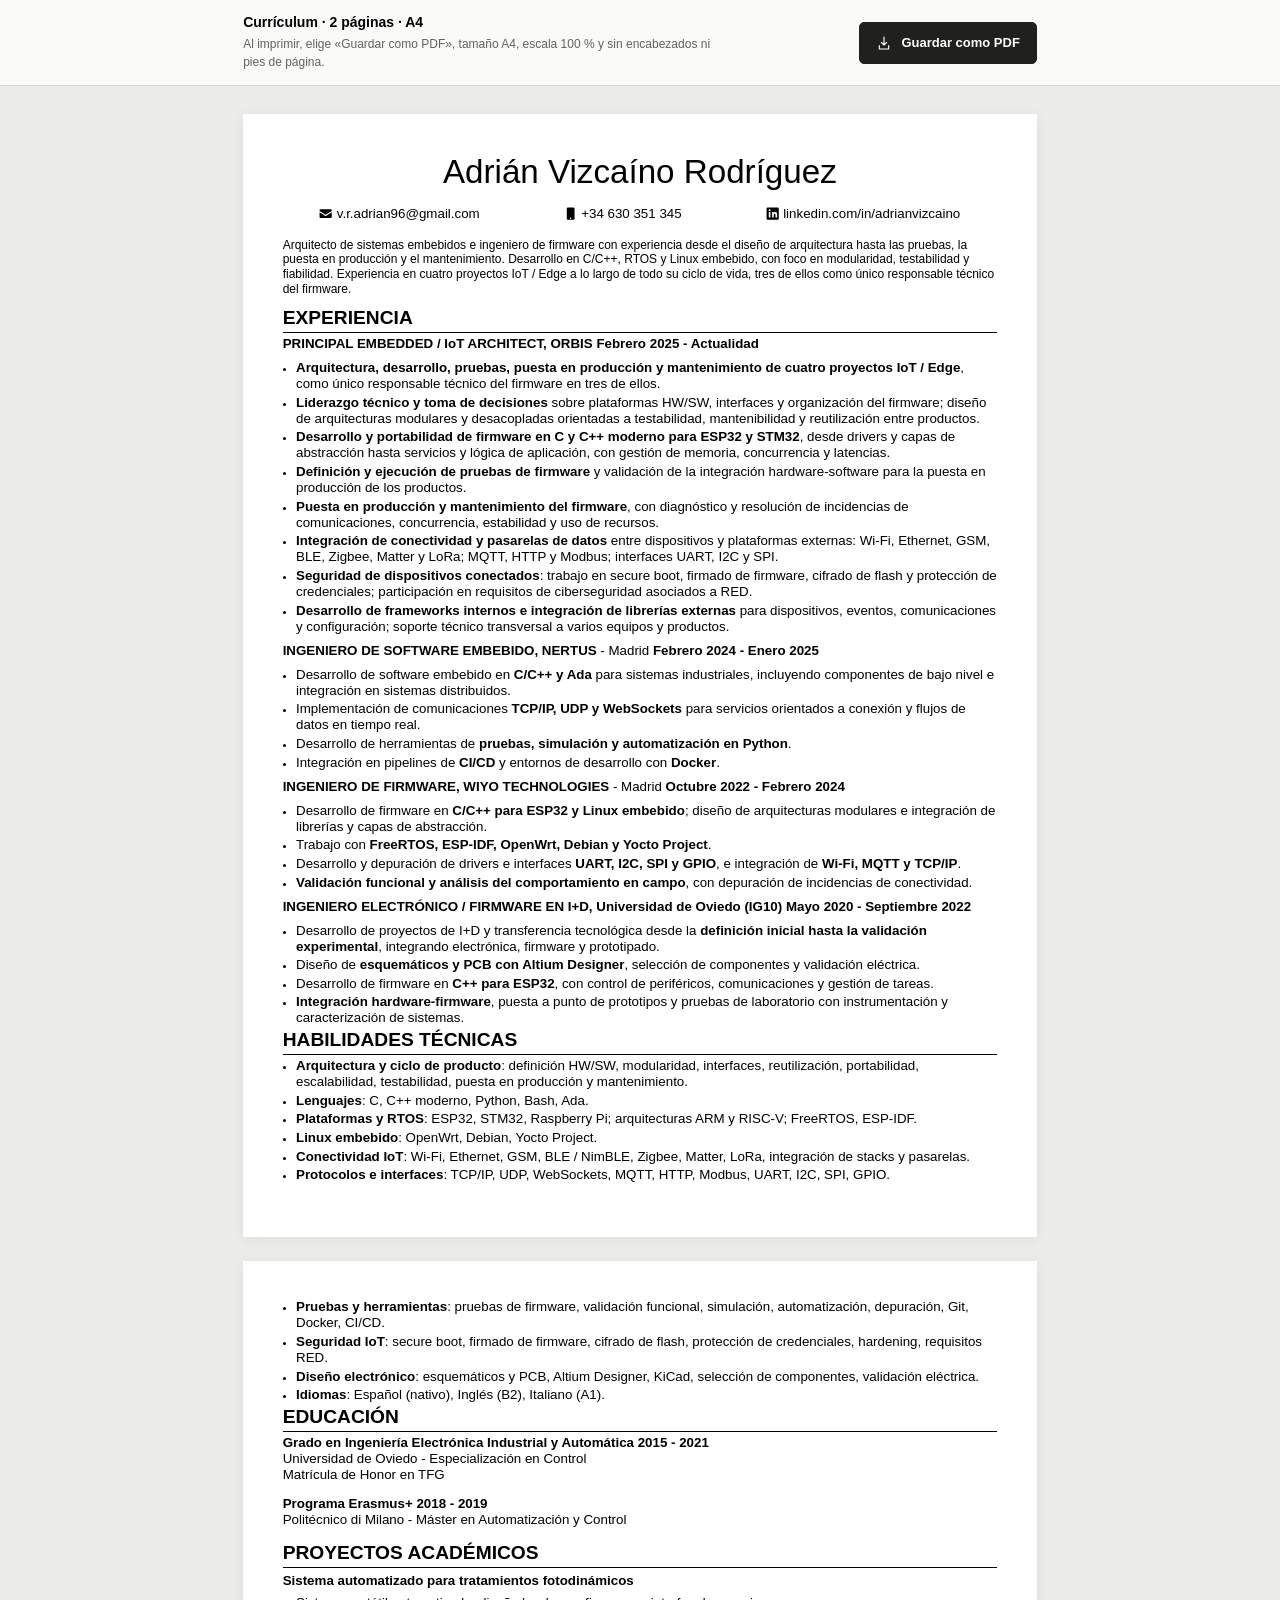
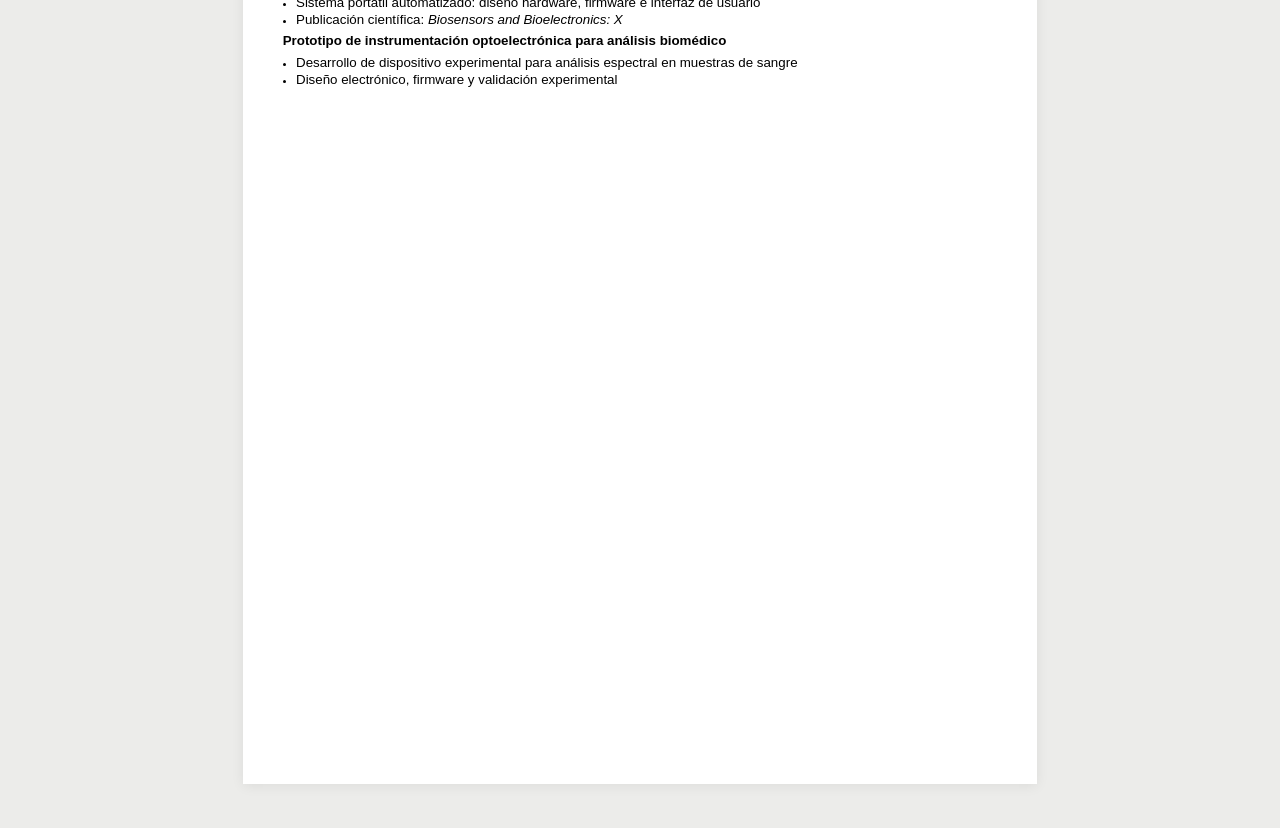
<file: CV/Adrian_CV.html>
<!doctype html>
<html lang="es">
<head>
  <meta charset="utf-8">
  <meta name="viewport" content="width=device-width, initial-scale=1">
  <meta name="description" content="Currículum de Adrián Vizcaíno Rodríguez. Arquitectura de sistemas embebidos y desarrollo de firmware: pruebas, producción y mantenimiento.">
  <title>Adrián Vizcaíno Rodríguez — CV</title>
  <style>
    :root {
      color-scheme: light;
      --page-width: 210mm;
      --page-height: 297mm;
      --margin-x: 10.5mm;
      --margin-y: 10.16mm;
    }

    * { box-sizing: border-box; }
    body { margin: 0; background: #ececea; color: #000; font-family: Arial, Helvetica, sans-serif; }
    [hidden] { display: none !important; }

    /* Los controles quedan fuera del documento y nunca se imprimen. */
    .toolbar {
      position: sticky;
      top: 0;
      z-index: 2;
      background: #fafaf9;
      border-bottom: 1px solid #d5d5d2;
      padding: 14px 24px;
    }
    .toolbar-inner {
      max-width: var(--page-width);
      margin: auto;
      display: flex;
      align-items: center;
      justify-content: space-between;
      gap: 20px;
    }
    .document-label { margin: 0 0 5px; font-size: 14px; font-weight: 600; }
    .print-help { margin: 0; max-width: 490px; color: #62625e; font-size: 12px; line-height: 1.5; }
    .print-button {
      display: inline-flex;
      align-items: center;
      justify-content: center;
      gap: 9px;
      flex-shrink: 0;
      min-height: 42px;
      padding: 10px 16px;
      border: 1px solid #20201e;
      border-radius: 5px;
      background: #20201e;
      color: #fff;
      font: 600 13px Arial, Helvetica, sans-serif;
      cursor: pointer;
    }
    .print-button:hover { background: #3c3c38; }
    .print-button:focus-visible, a:focus-visible { outline: 2px solid #3569b0; outline-offset: 4px; }
    .print-button svg { width: 16px; height: 16px; }
    .noscript { text-align: center; padding: 12px; font-size: 13px; }
    .document { padding: 28px 20px 44px; }
    .page-frame { width: var(--page-width); margin: 0 auto 24px; }
    .page-frame:last-child { margin-bottom: 0; }
    .paper {
      width: var(--page-width);
      height: var(--page-height);
      padding: var(--margin-y) var(--margin-x);
      background: #fff;
      box-shadow: 0 2px 12px #00000012;
      transform-origin: top left;
    }
    .page-body { height: 100%; display: flow-root; }
    .cv { font-size: 10pt; line-height: 12pt; }
    .cv h1 { margin: 0 0 10pt; font-size: 24.88pt; line-height: 30pt; text-align: center; font-weight: 400; }
    .contacts { display: flex; align-items: center; justify-content: space-around; gap: 8pt; margin-bottom: 12pt; }
    .contacts a { display: inline-flex; align-items: center; gap: 3pt; white-space: nowrap; }
    .contacts svg { width: 10pt; height: 10pt; flex: none; fill: currentColor; }
    .cv a { color: inherit; text-decoration: none; }
    .cv a:hover { text-decoration: underline; }
    .summary { margin: 0 0 8pt; font-size: 9pt; line-height: 11pt; }
    .cv h2 {
      margin: 2pt 0 2pt;
      padding-bottom: 2pt;
      border-bottom: .4pt solid #000;
      font-size: 14.4pt;
      line-height: 17pt;
      font-weight: 700;
      break-after: avoid;
    }
    .cv h3 { margin: 6pt 0 6pt; font-size: 10pt; line-height: 12pt; font-weight: 400; break-after: avoid; }
    .cv h2 + h3 { margin-top: 0; }
    .cv strong { font-weight: 700; }
    .cv ul { margin: 0; padding: 0 0 0 1em; list-style-type: disc; }
    .cv li { margin: 0; padding: 0; break-inside: avoid; }
    .cv li + li { margin-top: 2pt; }
    .cv li::marker { font-size: 8pt; }
    .education { margin: 0 0 10pt; break-inside: avoid; }
    .education:last-child { margin-bottom: 0; }
    .education p { margin: 0; }
    .education h3 { margin: 0; }
    .cv .project-title { margin: 4pt 0 4pt; font-weight: 700; }
    .cv .project-list li + li { margin-top: 1pt; }

    /* Sin JavaScript, el contenido sigue siendo legible e imprimible. */
    #cv-source { width: var(--page-width); min-height: var(--page-height); height: auto; margin: auto; }

    @media screen and (max-width: 600px) {
      .toolbar { padding: 12px 16px; }
      .toolbar-inner { flex-wrap: wrap; gap: 10px; }
      .print-button { width: 100%; }
      .document { padding: 16px 10px 24px; }
      .document-label { font-size: 13px; }
    }

    @page { size: A4 portrait; margin: 0; }
    @media print {
      html, body { margin: 0 !important; padding: 0 !important; background: #fff; }
      .toolbar, .noscript { display: none !important; }
      .document { margin: 0; padding: 0; }
      .page-frame { width: var(--page-width) !important; height: auto !important; margin: 0; }
      .paper { transform: none !important; box-shadow: none; break-inside: avoid; }
      .page-frame + .page-frame { break-before: page; }
      .cv a { text-decoration: none; }
    }
  </style>
</head>
<body>
  <header class="toolbar">
    <div class="toolbar-inner">
      <div>
        <p class="document-label">Currículum · <span id="page-count">A4</span></p>
        <p class="print-help" id="print-help">Al imprimir, elige «Guardar como PDF», tamaño A4, escala 100 % y sin encabezados ni pies de página.</p>
      </div>
      <button class="print-button" id="print-button" type="button" aria-describedby="print-help" hidden>
        <svg viewBox="0 0 24 24" fill="none" stroke="currentColor" stroke-width="1.7" stroke-linecap="round" stroke-linejoin="round" aria-hidden="true"><path d="M12 3v12m-4-4 4 4 4-4M5 16v5h14v-5"/></svg>
        Guardar como PDF
      </button>
    </div>
  </header>
  <noscript><p class="noscript">Puedes guardar el currículum como PDF desde Archivo → Imprimir en tu navegador.</p></noscript>

  <main class="document" aria-label="Currículum de Adrián Vizcaíno Rodríguez">
    <!--
      CONTENIDO EDITABLE
      Este bloque es la única fuente del currículum. Modifica aquí los textos,
      añade puestos con h3 + ul o secciones con h2. Las páginas A4 se calculan
      automáticamente al abrir el archivo. No necesita servidor ni Internet.
    -->
    <article class="paper cv" id="cv-source">
      <header>
        <h1>Adrián Vizcaíno Rodríguez</h1>
        <div class="contacts">
          <a href="mailto:v.r.adrian96@gmail.com">
            <svg viewBox="0 0 24 24" aria-hidden="true"><path d="M3 4h18a2 2 0 0 1 2 2v1L12 14 1 7V6a2 2 0 0 1 2-2Zm-2 5.4 10.45 6.65a1 1 0 0 0 1.1 0L23 9.4V18a2 2 0 0 1-2 2H3a2 2 0 0 1-2-2Z"/></svg>
            v.r.adrian96@gmail.com
          </a>
          <a href="tel:+34630351345">
            <svg viewBox="0 0 24 24" aria-hidden="true"><path d="M7 1h10a2 2 0 0 1 2 2v18a2 2 0 0 1-2 2H7a2 2 0 0 1-2-2V3a2 2 0 0 1 2-2Zm5 18a1.25 1.25 0 1 0 0 2.5A1.25 1.25 0 0 0 12 19Z"/></svg>
            +34 630 351 345
          </a>
          <a href="https://www.linkedin.com/in/adrianvizcaino/">
            <svg viewBox="0 0 24 24" aria-hidden="true"><path d="M21 1H3a2 2 0 0 0-2 2v18a2 2 0 0 0 2 2h18a2 2 0 0 0 2-2V3a2 2 0 0 0-2-2ZM8 19H5V9h3ZM6.5 7.6a1.8 1.8 0 1 1 0-3.6 1.8 1.8 0 0 1 0 3.6ZM20 19h-3v-5c0-1.5-.5-2-1.5-2S14 12.6 14 14v5h-3V9h3v1.4c.6-.9 1.5-1.6 2.9-1.6 2.3 0 3.1 1.5 3.1 4.1Z"/></svg>
            linkedin.com/in/adrianvizcaino
          </a>
        </div>
      </header>

      <p class="summary">Arquitecto de sistemas embebidos e ingeniero de firmware con experiencia desde el diseño de arquitectura hasta las pruebas, la puesta en producción y el mantenimiento. Desarrollo en C/C++, RTOS y Linux embebido, con foco en modularidad, testabilidad y fiabilidad. Experiencia en cuatro proyectos IoT / Edge a lo largo de todo su ciclo de vida, tres de ellos como único responsable técnico del firmware.</p>

      <h2>EXPERIENCIA</h2>
      <h3><strong>PRINCIPAL EMBEDDED / IoT ARCHITECT, ORBIS</strong> <strong>Febrero 2025 - Actualidad</strong></h3>
      <ul>
        <li><strong>Arquitectura, desarrollo, pruebas, puesta en producción y mantenimiento de cuatro proyectos IoT / Edge</strong>, como único responsable técnico del firmware en tres de ellos.</li>
        <li><strong>Liderazgo técnico y toma de decisiones</strong> sobre plataformas HW/SW, interfaces y organización del firmware; diseño de arquitecturas modulares y desacopladas orientadas a testabilidad, mantenibilidad y reutilización entre productos.</li>
        <li><strong>Desarrollo y portabilidad de firmware en C y C++ moderno para ESP32 y STM32</strong>, desde drivers y capas de abstracción hasta servicios y lógica de aplicación, con gestión de memoria, concurrencia y latencias.</li>
        <li><strong>Definición y ejecución de pruebas de firmware</strong> y validación de la integración hardware-software para la puesta en producción de los productos.</li>
        <li><strong>Puesta en producción y mantenimiento del firmware</strong>, con diagnóstico y resolución de incidencias de comunicaciones, concurrencia, estabilidad y uso de recursos.</li>
        <li><strong>Integración de conectividad y pasarelas de datos</strong> entre dispositivos y plataformas externas: Wi-Fi, Ethernet, GSM, BLE, Zigbee, Matter y LoRa; MQTT, HTTP y Modbus; interfaces UART, I2C y SPI.</li>
        <li><strong>Seguridad de dispositivos conectados</strong>: trabajo en secure boot, firmado de firmware, cifrado de flash y protección de credenciales; participación en requisitos de ciberseguridad asociados a RED.</li>
        <li><strong>Desarrollo de frameworks internos e integración de librerías externas</strong> para dispositivos, eventos, comunicaciones y configuración; soporte técnico transversal a varios equipos y productos.</li>
      </ul>

      <h3><strong>INGENIERO DE SOFTWARE EMBEBIDO, NERTUS</strong> - Madrid <strong>Febrero 2024 - Enero 2025</strong></h3>
      <ul>
        <li>Desarrollo de software embebido en <strong>C/C++ y Ada</strong> para sistemas industriales, incluyendo componentes de bajo nivel e integración en sistemas distribuidos.</li>
        <li>Implementación de comunicaciones <strong>TCP/IP, UDP y WebSockets</strong> para servicios orientados a conexión y flujos de datos en tiempo real.</li>
        <li>Desarrollo de herramientas de <strong>pruebas, simulación y automatización en Python</strong>.</li>
        <li>Integración en pipelines de <strong>CI/CD</strong> y entornos de desarrollo con <strong>Docker</strong>.</li>
      </ul>

      <h3><strong>INGENIERO DE FIRMWARE, WIYO TECHNOLOGIES</strong> - Madrid <strong>Octubre 2022 - Febrero 2024</strong></h3>
      <ul>
        <li>Desarrollo de firmware en <strong>C/C++ para ESP32 y Linux embebido</strong>; diseño de arquitecturas modulares e integración de librerías y capas de abstracción.</li>
        <li>Trabajo con <strong>FreeRTOS, ESP-IDF, OpenWrt, Debian y Yocto Project</strong>.</li>
        <li>Desarrollo y depuración de drivers e interfaces <strong>UART, I2C, SPI y GPIO</strong>, e integración de <strong>Wi-Fi, MQTT y TCP/IP</strong>.</li>
        <li><strong>Validación funcional y análisis del comportamiento en campo</strong>, con depuración de incidencias de conectividad.</li>
      </ul>

      <h3><strong>INGENIERO ELECTRÓNICO / FIRMWARE EN I+D, Universidad de Oviedo (IG10)</strong> <strong>Mayo 2020 - Septiembre 2022</strong></h3>
      <ul>
        <li>Desarrollo de proyectos de I+D y transferencia tecnológica desde la <strong>definición inicial hasta la validación experimental</strong>, integrando electrónica, firmware y prototipado.</li>
        <li>Diseño de <strong>esquemáticos y PCB con Altium Designer</strong>, selección de componentes y validación eléctrica.</li>
        <li>Desarrollo de firmware en <strong>C++ para ESP32</strong>, con control de periféricos, comunicaciones y gestión de tareas.</li>
        <li><strong>Integración hardware-firmware</strong>, puesta a punto de prototipos y pruebas de laboratorio con instrumentación y caracterización de sistemas.</li>
      </ul>

      <h2>HABILIDADES TÉCNICAS</h2>
      <ul>
        <li><strong>Arquitectura y ciclo de producto</strong>: definición HW/SW, modularidad, interfaces, reutilización, portabilidad, escalabilidad, testabilidad, puesta en producción y mantenimiento.</li>
        <li><strong>Lenguajes</strong>: C, C++ moderno, Python, Bash, Ada.</li>
        <li><strong>Plataformas y RTOS</strong>: ESP32, STM32, Raspberry Pi; arquitecturas ARM y RISC-V; FreeRTOS, ESP-IDF.</li>
        <li><strong>Linux embebido</strong>: OpenWrt, Debian, Yocto Project.</li>
        <li><strong>Conectividad IoT</strong>: Wi-Fi, Ethernet, GSM, BLE / NimBLE, Zigbee, Matter, LoRa, integración de stacks y pasarelas.</li>
        <li><strong>Protocolos e interfaces</strong>: TCP/IP, UDP, WebSockets, MQTT, HTTP, Modbus, UART, I2C, SPI, GPIO.</li>
        <li><strong>Pruebas y herramientas</strong>: pruebas de firmware, validación funcional, simulación, automatización, depuración, Git, Docker, CI/CD.</li>
        <li><strong>Seguridad IoT</strong>: secure boot, firmado de firmware, cifrado de flash, protección de credenciales, hardening, requisitos RED.</li>
        <li><strong>Diseño electrónico</strong>: esquemáticos y PCB, Altium Designer, KiCad, selección de componentes, validación eléctrica.</li>
        <li><strong>Idiomas</strong>: Español (nativo), Inglés (B2), Italiano (A1).</li>
      </ul>

      <h2>EDUCACIÓN</h2>
      <div class="education">
        <h3><strong>Grado en Ingeniería Electrónica Industrial y Automática</strong> <strong>2015 - 2021</strong></h3>
        <p>Universidad de Oviedo - Especialización en Control</p>
        <p>Matrícula de Honor en TFG</p>
      </div>
      <div class="education">
        <h3><strong>Programa Erasmus+</strong> <strong>2018 - 2019</strong></h3>
        <p>Politécnico di Milano - Máster en Automatización y Control</p>
      </div>

      <h2>PROYECTOS ACADÉMICOS</h2>
      <h3 class="project-title"><a href="https://drive.google.com/drive/folders/1nwX9xTe4u_fL9MrErMUaQaZuk0NaoRpc?usp=drive_link">Sistema automatizado para tratamientos fotodinámicos</a></h3>
      <ul class="project-list">
        <li>Sistema portátil automatizado: diseño hardware, firmware e interfaz de usuario</li>
        <li>Publicación científica: <em>Biosensors and Bioelectronics: X</em></li>
      </ul>
      <h3 class="project-title">Prototipo de instrumentación optoelectrónica para análisis biomédico</h3>
      <ul class="project-list">
        <li>Desarrollo de dispositivo experimental para análisis espectral en muestras de sangre</li>
        <li>Diseño electrónico, firmware y validación experimental</li>
      </ul>
    </article>
    <!-- Vista paginada: se genera desde el contenido anterior, sin duplicarlo a mano. -->
    <div id="pages"></div>
  </main>

  <script>
    (() => {
      'use strict';
      const source = document.getElementById('cv-source');
      const pages = document.getElementById('pages');
      const button = document.getElementById('print-button');
      const counter = document.getElementById('page-count');

      // Un título viaja con el primer párrafo o viñeta que le sigue.
      function contentGroups() {
        const groups = [];
        let headings = [];
        Array.from(source.children).forEach((element, index) => {
          if (/^H[23]$/.test(element.tagName)) {
            headings.push({ element });
          } else if (element.tagName === 'UL') {
            Array.from(element.children).forEach(item => {
              groups.push([...headings, { element: item, list: element, listId: String(index) }]);
              headings = [];
            });
          } else {
            groups.push([...headings, { element }]);
            headings = [];
          }
        });
        if (headings.length) groups.push(headings);
        return groups;
      }

      function newPage() {
        const frame = document.createElement('div');
        frame.className = 'page-frame';
        const paper = document.createElement('article');
        paper.className = 'paper cv';
        paper.setAttribute('aria-label', `Página ${pages.children.length + 1}`);
        const body = document.createElement('div');
        body.className = 'page-body';
        paper.append(body);
        frame.append(paper);
        pages.append(frame);
        return body;
      }

      function appendGroup(body, group) {
        const inserted = [];
        for (const unit of group) {
          const clone = unit.element.cloneNode(true);
          if (unit.list) {
            let list = body.lastElementChild;
            if (!list || list.dataset.listId !== unit.listId) {
              list = unit.list.cloneNode(false);
              list.dataset.listId = unit.listId;
              body.append(list);
              inserted.push(list);
            }
            list.append(clone);
          } else {
            body.append(clone);
          }
          inserted.push(clone);
        }
        return () => inserted.forEach(element => element.remove());
      }

      function fitPreview() {
        const available = pages.clientWidth;
        for (const frame of pages.children) {
          const paper = frame.firstElementChild;
          const scale = Math.min(1, available / paper.offsetWidth);
          paper.style.transform = `scale(${scale})`;
          frame.style.width = `${paper.offsetWidth * scale}px`;
          frame.style.height = `${paper.offsetHeight * scale}px`;
        }
      }

      function paginate() {
        pages.replaceChildren();
        let body = newPage();
        for (const group of contentGroups()) {
          const hadContent = body.children.length > 0;
          const undo = appendGroup(body, group);
          if (body.scrollHeight > body.clientHeight && hadContent) {
            undo();
            body = newPage();
            appendGroup(body, group);
          }
          // Un bloque excepcionalmente largo sigue visible, sin recortes.
          if (body.scrollHeight > body.clientHeight) {
            body.parentElement.style.height = 'auto';
            body.parentElement.style.minHeight = 'var(--page-height)';
          }
        }
        source.hidden = true;
        const total = pages.children.length;
        counter.textContent = `${total} ${total === 1 ? 'página' : 'páginas'} · A4`;
        fitPreview();
      }

      const ready = (document.fonts ? document.fonts.ready : Promise.resolve()).then(paginate);
      button.addEventListener('click', async () => {
        await ready;
        window.print();
      });
      button.hidden = false;
      window.addEventListener('resize', fitPreview);
    })();
  </script>
</body>
</html>
</file>
<file: Web-Portfolio/styles.css>
@charset "UTF-8";
@font-face{font-family:VT323;src:url("assets/fonts/vt323-latin-400-normal.woff2") format("woff2");font-weight:400;font-style:normal;font-display:swap}
@font-face{font-family:"IBM Plex Sans";src:url("assets/fonts/ibm-plex-sans-latin-wght-normal.woff2") format("woff2");font-weight:100 700;font-style:normal;font-display:swap}
@font-face{font-family:"IBM Plex Mono";src:url("assets/fonts/ibm-plex-mono-latin-400-normal.woff2") format("woff2");font-weight:400;font-style:normal;font-display:swap}
@font-face{font-family:"IBM Plex Mono";src:url("assets/fonts/ibm-plex-mono-latin-500-normal.woff2") format("woff2");font-weight:500;font-style:normal;font-display:swap}
@font-face{font-family:"IBM Plex Mono";src:url("assets/fonts/ibm-plex-mono-latin-600-normal.woff2") format("woff2");font-weight:600;font-style:normal;font-display:swap}

/* Concepto: terminal retro con dos estados. Oscuro = monitor de fósforo; claro = listado
   de impresora matricial. Las pantallas (bring-up y esquemas) siempre son oscuras.
   Tipografía: VT323 para titulares, IBM Plex Sans para leer, IBM Plex Mono para la interfaz.
   Un único acento turquesa; los neutros toman un ligero tinte de su tono (--h). */
:root{
  /* Acento: turquesa de fósforo. d = tema oscuro, l = tema claro (relleno y tinta). */
  --h:190;
  --a-d:#3ddbd9;
  --a-on-d:#001a1a;
  --a-l:#007d79;
  --a-on-l:#ffffff;
  --a-ink-l:#005d5d;

  --display:VT323,"IBM Plex Mono",ui-monospace,Menlo,monospace;
  --sans:"IBM Plex Sans","Helvetica Neue",Arial,sans-serif;
  --mono:"IBM Plex Mono",ui-monospace,SFMono-Regular,Menlo,Consolas,monospace;
  --gutter:clamp(16px,4vw,48px);
  --header:64px;
  --radius:4px;

  /* Tema claro */
  --bg:oklch(97.6% .006 var(--h));
  --surface:oklch(99.6% .003 var(--h));
  --surface-2:oklch(95.2% .008 var(--h));
  --line:oklch(88.5% .01 var(--h));
  --line-strong:oklch(78% .012 var(--h));
  --fg:oklch(21% .012 var(--h));
  --text:oklch(31% .012 var(--h));
  --muted:oklch(45% .012 var(--h));
  --dim:oklch(50% .01 var(--h));
  --accent:var(--a-l);
  --on-accent:var(--a-on-l);
  --accent-ink:var(--a-ink-l);
  --accent-soft:color-mix(in srgb,var(--a-l) 12%,transparent);
  --ok:#17803d;
  --err:#c2410c;
  --glow:none;
  --shadow:0 1px 2px rgba(10,35,35,.05),0 16px 40px -24px rgba(10,35,35,.3);
  color-scheme:light;
}
@media (prefers-color-scheme:dark){
  :root:not([data-theme="light"]){
    --bg:oklch(14.5% .006 var(--h));
    --surface:oklch(17.5% .007 var(--h));
    --surface-2:oklch(20.5% .008 var(--h));
    --line:oklch(28.5% .01 var(--h));
    --line-strong:oklch(37% .012 var(--h));
    --fg:oklch(93% .008 var(--h));
    --text:oklch(84% .01 var(--h));
    --muted:oklch(70% .012 var(--h));
    --dim:oklch(62% .012 var(--h));
    --accent:var(--a-d);
    --on-accent:var(--a-on-d);
    --accent-ink:var(--a-d);
    --accent-soft:color-mix(in srgb,var(--a-d) 12%,transparent);
    --ok:#8fd694;
    --err:#ff8466;
    --glow:0 0 18px color-mix(in srgb,var(--a-d) 38%,transparent);
    --shadow:none;
    color-scheme:dark;
  }
}
:root[data-theme="dark"]{
  --bg:oklch(14.5% .006 var(--h));
  --surface:oklch(17.5% .007 var(--h));
  --surface-2:oklch(20.5% .008 var(--h));
  --line:oklch(28.5% .01 var(--h));
  --line-strong:oklch(37% .012 var(--h));
  --fg:oklch(93% .008 var(--h));
  --text:oklch(84% .01 var(--h));
  --muted:oklch(70% .012 var(--h));
  --dim:oklch(62% .012 var(--h));
  --accent:var(--a-d);
  --on-accent:var(--a-on-d);
  --accent-ink:var(--a-d);
  --accent-soft:color-mix(in srgb,var(--a-d) 12%,transparent);
  --ok:#8fd694;
  --err:#ff8466;
  --glow:0 0 18px color-mix(in srgb,var(--a-d) 38%,transparent);
  --shadow:none;
  color-scheme:dark;
}

/* Pantallas: siempre en modo monitor, con líneas de barrido. */
.screen{
  --bg:oklch(13.5% .006 var(--h));
  --surface:oklch(16.5% .007 var(--h));
  --line:oklch(28% .01 var(--h));
  --fg:oklch(93% .008 var(--h));
  --text:oklch(84% .01 var(--h));
  --muted:oklch(70% .012 var(--h));
  --dim:oklch(60% .012 var(--h));
  --accent:var(--a-d);
  --accent-ink:var(--a-d);
  --on-accent:var(--a-on-d);
  --ok:#8fd694;
  --glow:0 0 14px color-mix(in srgb,var(--a-d) 40%,transparent);
  position:relative;
  background:var(--bg);
  color:var(--fg);
  color-scheme:dark;
}
.screen::after{content:"";position:absolute;inset:0;z-index:2;pointer-events:none;background:repeating-linear-gradient(to bottom,rgba(0,0,0,.2) 0 1px,transparent 1px 3px)}
.screen.is-media::after{display:none}

*,*::before,*::after{box-sizing:border-box}
html{scroll-behavior:smooth;scroll-padding-top:calc(var(--header) + 16px);-webkit-text-size-adjust:100%;text-size-adjust:100%}
html:has(dialog[open]){overflow:hidden}
body{margin:0;background:var(--bg);color:var(--text);font:400 17px/1.65 var(--sans);-webkit-font-smoothing:antialiased;-moz-osx-font-smoothing:grayscale;overflow-x:clip}
@supports not (view-transition-name:none){body{transition:background-color .3s,color .3s}}
::view-transition-old(root),::view-transition-new(root){animation-duration:.35s;animation-timing-function:ease-out}
a{color:inherit}
img,video,canvas,iframe{display:block;max-width:100%}
button,input,select,textarea{font:inherit;color:inherit}
button{cursor:pointer;background:none;border:0;padding:0}
ul,ol{margin:0;padding:0;list-style:none}
p,h1,h2,h3,h4,dl,dd,figure{margin:0}
:focus-visible{outline:2px solid var(--accent-ink);outline-offset:3px}
::selection{background:var(--accent);color:var(--on-accent)}
[hidden]{display:none!important}
.sr-only{position:absolute;width:1px;height:1px;margin:-1px;padding:0;overflow:hidden;clip:rect(0 0 0 0);white-space:nowrap;border:0}
.skip{position:fixed;left:16px;top:-80px;z-index:100;padding:10px 14px;background:var(--accent);color:var(--on-accent);font:600 14px var(--mono)}
.skip:focus{top:calc(12px + env(safe-area-inset-top,0px))}
.wrap{width:100%;max-width:1200px;margin-inline:auto;padding-left:max(var(--gutter),env(safe-area-inset-left,0px));padding-right:max(var(--gutter),env(safe-area-inset-right,0px))}

/* ── Piezas comunes ── */
em{font-style:normal;color:var(--accent-ink);text-shadow:var(--glow)}
.cmd{display:flex;flex-wrap:wrap;gap:0 .6em;margin-bottom:18px;color:var(--muted);font:400 14px/1.5 var(--mono)}
.ps1{color:var(--accent-ink)}
.typing::after,.cursor{content:"";display:inline-block;width:.55em;height:1em;margin-left:.12em;vertical-align:-.14em;background:var(--accent);animation:blink 1.1s steps(1) infinite}
.cursor{height:.72em;vertical-align:0;box-shadow:var(--glow)}
@keyframes blink{50%{opacity:0}}
.title{font:400 clamp(46px,5.4vw,78px)/.95 var(--display);color:var(--fg);letter-spacing:.01em;text-wrap:balance}
.sec-head{display:grid;gap:16px;margin-bottom:clamp(36px,5vh,56px)}
.sec-lead{max-width:60ch;font-size:clamp(17px,1.35vw,19px);color:var(--muted);text-wrap:pretty}
.kicker{color:var(--accent-ink);font:600 12px/1.4 var(--mono);letter-spacing:.1em;text-transform:uppercase}
.link{display:inline-block;color:var(--fg);font:500 14px/1.5 var(--mono);text-decoration:underline;text-decoration-color:var(--accent);text-decoration-thickness:2px;text-underline-offset:5px;transition:color .2s}
.link:hover{color:var(--accent-ink)}
.btn{display:inline-flex;align-items:center;justify-content:center;gap:8px;min-height:44px;padding:0 18px;border:1px solid transparent;border-radius:var(--radius);font:500 14px/1 var(--mono);text-decoration:none;white-space:nowrap;transition:background-color .15s,color .15s,border-color .15s}
.btn-solid{background:var(--accent);border-color:var(--accent);color:var(--on-accent)}
.btn-solid:hover{background:transparent;border-color:var(--accent-ink);color:var(--accent-ink)}
.btn-line{border-color:var(--line-strong);color:var(--fg)}
.btn-line:hover{border-color:var(--accent-ink);color:var(--accent-ink)}
.btn-lg{min-height:52px;padding:0 24px;font-size:15px}
.tags{display:flex;flex-wrap:wrap;gap:6px}
.tags li{padding:3px 8px;border:1px solid var(--line);border-radius:var(--radius);color:var(--muted);font:500 12px/1.5 var(--mono)}
.window{border:1px solid var(--line);border-radius:var(--radius);background:var(--surface);box-shadow:var(--shadow);overflow:hidden}
.win-bar{display:flex;align-items:center;justify-content:space-between;gap:16px;min-height:40px;padding:6px 14px;border-bottom:1px solid var(--line);background:var(--surface-2);color:var(--muted);font:400 13px/1.4 var(--mono)}
.win-path b{color:var(--fg);font-weight:500}
.win-action{color:var(--muted);font:400 13px var(--mono)}
.win-action:hover{color:var(--accent-ink)}

/* Lista clave ........ valor */
.specs{display:grid;gap:2px;font:400 14px/1.6 var(--mono)}
.specs div{display:flex;align-items:baseline;gap:.8em}
.specs dt{display:flex;flex:1 1 auto;align-items:baseline;gap:.8em;min-width:max-content;color:var(--muted)}
.specs dt::after{content:"";flex:1;min-width:2ch;border-bottom:1px dotted var(--line-strong);transform:translateY(-.3em)}
.specs dd{text-align:right;color:var(--fg)}

/* ── Cabecera ── */
.progress{position:fixed;inset:0 0 auto;z-index:70;height:2px;pointer-events:none}
.progress span{display:block;height:100%;background:var(--accent);transform:scaleX(0);transform-origin:0 50%}
.topbar{position:fixed;inset:0 0 auto;z-index:60;padding-top:env(safe-area-inset-top,0px);border-bottom:1px solid transparent;transition:background-color .25s,border-color .25s}
.topbar.is-scrolled{background:color-mix(in srgb,var(--bg) 88%,transparent);border-color:var(--line);-webkit-backdrop-filter:blur(12px);backdrop-filter:blur(12px)}
.topbar.menu-open{background:var(--bg);border-color:var(--line);-webkit-backdrop-filter:none;backdrop-filter:none}
.topbar-in{height:var(--header);display:flex;align-items:center;gap:18px}
.brand{display:flex;align-items:center;gap:12px;margin-right:auto;color:var(--fg);text-decoration:none;font:400 14px var(--mono)}
.brand-mark{display:grid;place-items:center;width:32px;height:32px;border-radius:var(--radius);background:var(--fg);color:var(--bg);font:400 22px/1 var(--display)}
.brand-text span{color:var(--dim)}
.nav{display:flex;align-items:center;gap:20px;font:400 14px var(--mono)}
.nav a{position:relative;color:var(--muted);text-decoration:none;transition:color .2s}
.nav a::before,.nav a::after{position:absolute;top:0;color:var(--accent-ink);opacity:0;transition:opacity .2s}
.nav a::before{content:"[";left:-.75em}
.nav a::after{content:"]";right:-.75em}
.nav a:hover{color:var(--fg)}
.nav a.is-active{color:var(--fg)}
.nav a.is-active::before,.nav a.is-active::after{opacity:1}
.nav-cta{display:none}
/* Preferencias: idioma (es / en) y tema (un icono). Sin JavaScript no hacen nada, así que no se muestran. */
.prefs{display:flex;align-items:center;gap:10px;padding-left:18px;border-left:1px solid var(--line)}
.no-js .prefs{display:none}
.lang-switch{display:flex;align-items:center;gap:2px;color:var(--line-strong);font:400 13px var(--mono)}
.lang-switch button{padding:6px 4px;color:var(--dim);transition:color .15s}
.lang-switch button:hover{color:var(--fg)}
.lang-switch button[aria-pressed="true"]{color:var(--fg);font-weight:500;cursor:default}
.theme-btn{display:grid;place-items:center;width:34px;height:34px;border-radius:var(--radius);color:var(--muted);transition:color .15s,background-color .15s}
.theme-btn:hover{color:var(--fg);background:var(--surface-2)}
.theme-btn .ico{display:none;width:18px;height:18px;fill:none;stroke:currentColor;stroke-width:1.6;stroke-linecap:round;stroke-linejoin:round}
:root:not([data-theme]) .theme-btn .ico-auto,:root[data-theme="light"] .theme-btn .ico-light,:root[data-theme="dark"] .theme-btn .ico-dark{display:block}
.header-cta{min-height:38px;padding:0 14px;font-size:13px}
.menu-btn{display:none;min-height:40px;padding:0 2px;color:var(--fg);font:400 14px var(--mono)}
.menu-btn::before{content:"[";color:var(--accent-ink);margin-right:.3em}
.menu-btn::after{content:"]";color:var(--accent-ink);margin-left:.3em}

/* ── Inicio ── */
.hero{position:relative;display:flex;flex-direction:column;justify-content:center;min-height:min(100svh,980px);padding-top:calc(var(--header) + env(safe-area-inset-top,0px) + 32px);padding-bottom:64px}
.boot{display:grid;margin-bottom:28px;color:var(--muted);font:400 13px/1.65 var(--mono)}
.boot li{display:grid;grid-template-columns:auto minmax(0,1fr);column-gap:1ch}
.boot .ok{color:var(--ok);white-space:pre}
.hero-cmd{margin-bottom:12px}
.hero-title{margin-bottom:20px;font:400 clamp(64px,min(10.6vw,16vh),150px)/.86 var(--display);color:var(--accent-ink);letter-spacing:.005em;text-shadow:var(--glow)}
.hero-name .lt{position:relative;transition:color .2s}
.js .hero:not(.is-ready) .hero-name{visibility:hidden}
.hero-name .lt.is-hex{color:var(--dim);text-shadow:none}
.hero-name .lt[data-byte]:hover{color:var(--fg)}
.hero-name .lt[data-byte]:hover::after{content:attr(data-byte);position:absolute;left:50%;bottom:calc(100% + 6px);z-index:5;padding:5px 9px;border:1px solid var(--line-strong);border-radius:var(--radius);background:var(--surface);box-shadow:var(--shadow);color:var(--fg);font:500 12px/1.3 var(--mono);letter-spacing:.02em;white-space:nowrap;text-shadow:none;transform:translateX(-50%);pointer-events:none}
.hero-tagline{margin-bottom:16px;font:400 clamp(30px,3.1vw,44px)/1.05 var(--display);color:var(--fg);text-wrap:balance}
.hero-lead{max-width:64ch;margin-bottom:30px;font-size:clamp(17px,1.4vw,19px);line-height:1.6;color:var(--muted);text-wrap:pretty}
.hero-cta{display:flex;flex-wrap:wrap;gap:12px}
.js .boot li{opacity:0;transition:opacity .15s}
.js .boot.is-on li{opacity:1}
.js .hero-tagline,.js .hero-lead,.js .hero-cta{transition:opacity .6s ease-out}
.js .hero:not(.is-ready) .hero-tagline,.js .hero:not(.is-ready) .hero-lead,.js .hero:not(.is-ready) .hero-cta{opacity:0}

/* Terminal de bring-up */
.sol-intro{display:grid;grid-template-columns:minmax(0,1fr) minmax(0,1fr);gap:32px clamp(32px,5vw,72px);align-items:center;margin-bottom:clamp(36px,5vh,56px)}
.sol-intro .sec-head{margin-bottom:0}
.term-body{padding:18px 20px 20px;font:400 14px/1.75 var(--mono)}
.term-cmd{margin-bottom:6px;color:var(--fg)}
.term-cmd .ps1{color:var(--accent)}
.bootlog{color:var(--text)}
.bootlog .st{color:var(--ok);white-space:pre}
.bootlog li.is-wait{visibility:hidden}
.bootlog li.is-run .st{color:var(--dim)}
.term-end{margin-top:6px;color:var(--accent);text-shadow:var(--glow)}
.term-end.is-wait{visibility:hidden}

/* ── Secciones ── */
.section{padding-block:clamp(72px,10vh,120px);border-top:1px solid var(--line)}

.solutions{display:grid;grid-template-columns:repeat(2,minmax(0,1fr));gap:16px}
.solution{display:flex;flex-direction:column;gap:14px;padding:clamp(24px,2.6vw,36px);border:1px solid var(--line);border-radius:var(--radius);background:var(--surface);box-shadow:var(--shadow);transition:border-color .2s}
.solution:hover{border-color:var(--line-strong)}
.sol-id{color:var(--accent-ink);font:600 12px/1.4 var(--mono);letter-spacing:.1em;text-transform:uppercase}
.solution h3{font:400 clamp(30px,2.5vw,38px)/1.02 var(--display);color:var(--fg);text-wrap:balance}
.solution>p:not(.sol-id){color:var(--text);font-size:16px}
.gets{display:grid;gap:6px;color:var(--muted);font:400 14px/1.5 var(--mono)}
.gets li{display:grid;grid-template-columns:auto minmax(0,1fr);column-gap:1ch}
.gets li::before{content:"+";color:var(--accent-ink)}
.sol-foot{display:flex;flex-direction:column;align-items:flex-start;gap:14px;margin-top:auto;padding-top:6px}
.sol-ask{color:var(--accent-ink);font:500 13px/1.5 var(--mono);white-space:nowrap;text-decoration:underline;text-decoration-color:transparent;text-underline-offset:4px;transition:text-decoration-color .2s}
.sol-ask:hover{text-decoration-color:currentColor}
.sol-note{margin-top:16px;padding:16px 20px;border:1px solid var(--line);border-left:3px solid var(--accent);border-radius:var(--radius);background:var(--surface);color:var(--text);font-size:16px;text-wrap:pretty}
.sol-note a{color:var(--accent-ink);font:500 14px var(--mono);white-space:nowrap;text-underline-offset:4px}
.also{display:flex;flex-wrap:wrap;gap:6px 14px;margin-top:24px;color:var(--muted);font-size:15px}
.also span{color:var(--accent-ink);font:600 12px/2 var(--mono);letter-spacing:.1em;text-transform:uppercase}

.pipeline{display:grid;grid-template-columns:repeat(4,minmax(0,1fr));gap:24px}
.stage{display:flex;flex-direction:column;gap:8px;padding-top:18px;border-top:2px solid var(--line);transition:border-color .4s}
.stage-st{display:flex;gap:10px;color:var(--dim);font:500 13px var(--mono)}
.stage-st span{color:var(--ok);white-space:pre;transition:color .3s}
.stage h3{font:600 17px/1.3 var(--sans);color:var(--fg)}
.stage p:not(.stage-st){color:var(--muted);font-size:15px;line-height:1.55}
.js .stage{border-top-color:var(--line)}
.js .stage .stage-st span{color:var(--dim)}
.js .stage.is-done{border-top-color:var(--accent)}
.js .stage.is-done .stage-st span{color:var(--ok)}
.proof{display:grid;grid-template-columns:minmax(0,1fr) minmax(0,1fr);gap:32px clamp(32px,5vw,72px);align-items:center;margin-top:clamp(56px,8vh,88px)}
.proof-text{display:grid;gap:16px}
.proof-title{font:400 clamp(32px,3vw,44px)/1 var(--display);color:var(--fg);text-wrap:balance}
.proof-text>p{max-width:56ch;color:var(--text);font-size:16px}
.why{margin-top:clamp(56px,8vh,88px);padding:clamp(24px,3vw,40px);border:1px solid var(--line);border-radius:var(--radius);background:var(--surface);box-shadow:var(--shadow)}
.why-title{margin-bottom:22px;font:400 clamp(32px,3vw,44px)/1 var(--display);color:var(--fg)}
.why-list{display:grid;grid-template-columns:repeat(2,minmax(0,1fr));gap:24px 48px}
.why-list dt{margin-bottom:4px;color:var(--fg);font:600 15px/1.4 var(--mono)}
.why-list dt::before{content:"> ";color:var(--accent-ink)}
.why-list dd{color:var(--muted);font-size:16px}

/* Proyectos */
.product+.product{margin-top:32px}
.win-tabs{display:flex;gap:2px}
.win-tabs button,.win-tabs span{padding:3px 6px;color:var(--dim);font:400 13px var(--mono)}
.win-tabs button:hover{color:var(--fg)}
.win-tabs [aria-selected="true"]{color:var(--accent-ink)}
.win-body{display:grid;grid-template-columns:minmax(0,1.1fr) minmax(0,1fr);container-type:inline-size}
/* La pantalla mide al menos 6:5 (el formato de las fotos y el vídeo) y se estira si la ficha es más alta. */
.win-body .screen{min-height:420px;min-height:max(420px,43.6cqw);border-right:1px solid var(--line)}
.pane{position:absolute;inset:0}
.pane canvas{width:100%;height:100%}
.product-info{display:flex;flex-direction:column;gap:16px;padding:clamp(24px,3vw,40px);min-width:0}
.product-name{font:400 clamp(46px,4.4vw,64px)/.9 var(--display);color:var(--fg)}
.product-sum{color:var(--text);font-size:16px;line-height:1.65;text-wrap:pretty}
.product-links{display:flex;flex-wrap:wrap;gap:8px 24px;margin-top:auto;padding-top:8px}
.win-note{padding:9px 14px;border-top:1px solid var(--line);color:var(--dim);font:400 12px/1.5 var(--mono)}
.gallery{display:flex;height:100%;overflow-x:auto;scroll-snap-type:x mandatory;scrollbar-width:none}
.gallery::-webkit-scrollbar{display:none}
.gallery img{flex:none;width:100%;height:100%;object-fit:cover;scroll-snap-align:start}
.gallery-nav{position:absolute;right:12px;bottom:12px;z-index:3;display:flex;align-items:center;gap:6px;padding:4px 8px;border-radius:var(--radius);background:rgba(10,10,10,.8);color:#cfcfcf;font:400 13px var(--mono)}
.gallery-nav button{padding:2px 6px;color:#ffffff}
.gallery-nav button:hover{color:var(--accent)}
/* La miniatura de YouTube (4:3) lleva franjas negras: con 134 % de alto quedan fuera. */
.video-facade{position:absolute;inset:0;display:grid;place-items:center;width:100%;background:var(--bg) center/auto 134% no-repeat}
.video-facade::before{content:"";position:absolute;inset:0;background:rgba(0,0,0,.4)}
.video-facade span{position:relative;padding:10px 16px;border:1px solid var(--accent);border-radius:var(--radius);background:rgba(10,10,10,.8);color:var(--accent);font:500 14px var(--mono)}
.video-facade:hover span{background:var(--accent);color:var(--on-accent)}
.pane iframe{width:100%;height:100%;border:0}
.pane-video{display:block;width:100%;height:100%;object-fit:cover}
.video-toggle{position:absolute;right:12px;bottom:12px;z-index:3;padding:4px 8px;border-radius:var(--radius);background:rgba(10,10,10,.8);color:#ffffff;font:400 13px var(--mono)}
.video-toggle:hover{color:var(--accent)}
.win-note a{color:var(--accent-ink);text-underline-offset:3px}

/* Arquitectura: capas del firmware y qué se toca en cada caso */
.arch-cases{display:flex;flex-wrap:wrap;align-items:center;gap:8px 6px;margin-bottom:14px;font:400 13px/1.4 var(--mono)}
.arch-q{margin-right:6px;color:var(--dim)}
.arch-cases button{padding:6px 11px;border:1px solid var(--line);border-radius:var(--radius);color:var(--muted);transition:color .15s,border-color .15s,background-color .15s}
.arch-cases button:hover{border-color:var(--line-strong);color:var(--fg)}
.arch-cases button[aria-pressed="true"]{border-color:var(--accent);background:var(--accent-soft);color:var(--accent-ink);cursor:default}
.arch-body{display:grid;grid-template-columns:minmax(0,1fr) minmax(220px,280px);gap:12px}
.arch-side{display:flex;flex-direction:column;gap:6px;padding:14px clamp(16px,2.2vw,22px);border:1px solid var(--line);border-left:3px solid transparent;border-radius:var(--radius);background:var(--surface);box-shadow:var(--shadow);transition:background-color .3s,border-color .3s}
.arch-side h3{color:var(--fg);font:600 14px/1.5 var(--mono)}
.arch-side p{color:var(--muted);font-size:14px;line-height:1.55}
.arch-caption{min-height:3.1em;margin:14px 0 28px;color:var(--text);font-size:16px;text-wrap:pretty}
.arch-caption::before{content:"> ";color:var(--accent-ink);font-family:var(--mono)}
.no-js .arch-cases,.no-js .arch-caption{display:none}
.layers{border:1px solid var(--line);border-radius:var(--radius);background:var(--surface);box-shadow:var(--shadow);overflow:hidden}
.layer{display:grid;grid-template-columns:3ch 17ch minmax(0,1fr);align-items:baseline;gap:2px 20px;padding:11px clamp(16px,2.2vw,24px);border-top:1px solid var(--line);border-left:3px solid transparent;transition:background-color .3s,border-color .3s}
.layer:first-child{border-top:0}
.layer-id{font:400 22px/1 var(--display);color:var(--dim);transition:color .3s}
.layer h3{color:var(--fg);font:600 14px/1.5 var(--mono)}
.layer p{color:var(--muted);font-size:14px;line-height:1.55}
.layer>*{transition:opacity .3s}
.layer.is-touched,.arch-side.is-touched{border-left-color:var(--accent);background:var(--accent-soft)}
.layer.is-touched .layer-id{color:var(--accent-ink)}
.js .layer:not(.is-touched)>*{opacity:.6}

/* Trayectoria */
.log{position:relative;padding-left:44px}
.rail{position:absolute;left:8px;top:10px;bottom:0;width:2px;background:repeating-linear-gradient(var(--line-strong) 0 6px,transparent 6px 11px)}
.rail i{position:absolute;inset:0;background:var(--accent);transform:scaleY(0);transform-origin:50% 0}
.commit{position:relative;display:flex;flex-direction:column;gap:8px;max-width:820px;padding-bottom:clamp(48px,7vh,72px)}
.commit:last-child{padding-bottom:0}
.commit::before{content:"";position:absolute;left:-42px;top:5px;width:14px;height:14px;border:2px solid var(--line-strong);border-radius:50%;background:var(--bg);transition:border-color .3s,background-color .3s}
.commit.is-lit::before{border-color:var(--accent);background:var(--accent)}
.commit-meta{display:flex;flex-wrap:wrap;align-items:center;gap:6px 12px;color:var(--muted);font:400 13px var(--mono)}
.commit-meta b{color:var(--accent-ink);font-weight:600}
.tag{padding:0 6px;border:1px solid var(--accent-ink);border-radius:var(--radius);color:var(--accent-ink)}
.commit h3{font:400 clamp(40px,4.2vw,58px)/.95 var(--display);color:var(--fg)}
.commit.is-root h3{color:var(--muted)}
.commit-role{color:var(--muted);font-size:16px}
.commit-lead{max-width:62ch;margin-top:4px;color:var(--text);font-size:17px;font-weight:500;text-wrap:pretty}
.diff summary{display:inline-flex;gap:8px;margin-top:4px;color:var(--accent-ink);font:500 13px var(--mono);cursor:pointer;list-style:none}
.diff summary::-webkit-details-marker{display:none}
.diff summary::before{content:"+";width:1ch}
.diff[open] summary::before{content:"−"}
.diff ul{display:grid;gap:6px;margin-top:12px}
.diff li{position:relative;padding-left:3ch;color:var(--text);font-size:15.5px;line-height:1.6}
.diff li::before{content:"+";position:absolute;left:0;color:var(--ok);font-family:var(--mono)}
.research{margin-top:clamp(64px,9vh,96px)}
.research-title{margin-bottom:20px;font:400 clamp(32px,3vw,44px)/1 var(--display);color:var(--fg)}
.research-grid{display:grid;grid-template-columns:repeat(2,minmax(0,1fr));gap:16px}
.research-item{display:flex;flex-direction:column;align-items:flex-start;gap:10px;padding:clamp(20px,2.4vw,28px);border:1px solid var(--line);border-radius:var(--radius);background:var(--surface);box-shadow:var(--shadow)}
.research-item h4{color:var(--fg);font:600 18px/1.35 var(--sans)}
.research-item p:not(.kicker){color:var(--muted);font-size:15px}

/* Contacto */
.contact-title{margin-bottom:clamp(36px,6vh,64px);font:400 clamp(52px,7.4vw,108px)/.9 var(--display);color:var(--fg);text-wrap:balance}
.contact-grid{display:grid;grid-template-columns:repeat(2,minmax(0,1fr));gap:40px clamp(32px,6vw,96px);align-items:start}
.contact-brief,.contact-direct{display:flex;flex-direction:column;align-items:flex-start;gap:18px}
.contact-brief p:not(.kicker){max-width:44ch;color:var(--text)}
.mail-row{display:flex;flex-wrap:wrap;align-items:baseline;gap:4px 14px}
.mail{font:400 clamp(32px,3.4vw,46px)/1.05 var(--display);color:var(--fg);text-decoration:none;overflow-wrap:anywhere}
.mail:hover{color:var(--accent-ink)}
.copy{color:var(--accent-ink);font:500 14px var(--mono)}
.links{width:100%;font:400 15px var(--mono)}
.links a{display:flex;justify-content:space-between;padding:12px 0;border-bottom:1px dashed var(--line-strong);color:var(--fg);text-decoration:none;transition:color .2s,padding .25s}
.links li:first-child a{border-top:1px dashed var(--line-strong)}
.links a span{color:var(--dim);transition:color .2s}
.links a:hover{padding-left:1ch;color:var(--accent-ink)}
.links a:hover span{color:var(--accent-ink)}
.toast{min-height:1.6em;color:var(--ok);font:500 14px var(--mono)}
.footer{padding-top:clamp(80px,12vh,120px);padding-bottom:calc(32px + env(safe-area-inset-bottom,0px))}
.footer .cmd{margin-bottom:12px}
.foot-row{display:flex;flex-wrap:wrap;justify-content:space-between;gap:8px 24px;color:var(--dim);font:400 13px var(--mono)}
.foot-row a{text-decoration:none}
.foot-row a:hover{color:var(--accent-ink)}

/* ── Formulario de proyecto ── */
.brief{width:min(880px,calc(100vw - 24px));max-width:none;max-height:calc(100dvh - 24px);margin:auto;padding:0;border:1px solid var(--line-strong);border-radius:var(--radius);background:var(--surface);color:var(--text);overflow:auto;box-shadow:0 30px 80px rgba(0,0,0,.35)}
.brief::backdrop{background:rgba(3,10,10,.72);-webkit-backdrop-filter:blur(3px);backdrop-filter:blur(3px)}
.brief[open]{animation:pop .22s ease-out}
@keyframes pop{from{opacity:0;transform:translateY(10px)}}
.brief .win-bar{position:sticky;top:0;z-index:2}
.win-close{padding:4px 2px;color:var(--muted);font:400 14px var(--mono)}
.win-close:hover{color:var(--accent-ink)}
.brief-form,.brief-done{padding:clamp(20px,3vw,36px)}
.brief-head{display:grid;gap:8px;margin-bottom:6px}
.brief-title{font:400 clamp(42px,5vw,60px)/.95 var(--display);color:var(--fg)}
.brief-head p{color:var(--muted);font-size:15px}
fieldset{min-width:0;margin:22px 0 0;padding:18px 0 0;border:0;border-top:1px dashed var(--line-strong)}
legend{float:left;width:100%;margin-bottom:12px;padding:0;color:var(--accent-ink);font:600 12px/1.4 var(--mono);letter-spacing:.1em;text-transform:uppercase}
legend+*{clear:both}
.row-3{display:grid;grid-template-columns:repeat(3,minmax(0,1fr));gap:14px}
.row-2{display:grid;grid-template-columns:repeat(2,minmax(0,1fr));gap:14px;margin-top:14px}
.field{display:grid;gap:6px;margin-top:12px}
.row-3 .field,.row-2 .field{margin-top:0}
.field>span{color:var(--muted);font:400 13px var(--mono)}
.field input,.field select,.field textarea{width:100%;min-width:0;padding:11px 12px;border:1px solid var(--line-strong);border-radius:var(--radius);background:var(--bg);color:var(--fg);font:400 15px/1.5 var(--sans);transition:border-color .15s,box-shadow .15s}
.field textarea{resize:vertical}
.field select{appearance:none;background-image:linear-gradient(45deg,transparent 50%,var(--muted) 50%),linear-gradient(-45deg,transparent 50%,var(--muted) 50%);background-position:calc(100% - 18px) 50%,calc(100% - 13px) 50%;background-size:5px 5px;background-repeat:no-repeat;padding-right:36px}
.field ::placeholder{color:var(--dim)}
.field input:focus,.field select:focus,.field textarea:focus{outline:none;border-color:var(--accent-ink);box-shadow:0 0 0 3px var(--accent-soft)}
[aria-invalid="true"]{border-color:var(--err)!important}
.choices{display:flex;flex-wrap:wrap;gap:6px 18px}
.choice{position:relative;display:inline-flex;cursor:pointer}
.choice input,.consent input{position:absolute;opacity:0;width:1px;height:1px}
.choice span,.consent span{color:var(--muted);font:400 14px/1.6 var(--mono);transition:color .15s}
.choice span::before{content:"[ ] ";white-space:pre;color:var(--dim)}
.choice input[type="radio"]+span::before{content:"( ) "}
.choice input:checked+span{color:var(--fg)}
.choice input:checked+span::before{content:"[x] ";color:var(--accent-ink)}
.choice input[type="radio"]:checked+span::before{content:"(•) "}
.choice:hover span{color:var(--fg)}
.choice input:focus-visible+span,.consent input:focus-visible+span{outline:2px solid var(--accent-ink);outline-offset:3px}
.trap{position:absolute;left:-9999px;width:1px;height:1px;overflow:hidden}
.consent{position:relative;display:flex;margin-top:24px;cursor:pointer}
.consent span::before{content:"[ ] ";white-space:pre;color:var(--dim)}
.consent input:checked+span::before{content:"[x] ";color:var(--accent-ink)}
.consent input[aria-invalid="true"]+span::before{color:var(--err)}
.form-error{margin-top:14px;color:var(--err);font:500 14px/1.5 var(--mono)}
.form-error:empty{display:none}
.brief-actions{display:flex;flex-wrap:wrap;gap:12px;margin-top:20px}
.draft-note{margin-top:12px;color:var(--dim);font:400 12px/1.5 var(--mono)}
.brief-done{display:grid;gap:14px}
.done-status{font:500 15px var(--mono);color:var(--fg)}
.done-status .ok{color:var(--ok);white-space:pre}
.brief-done>p:not(.done-status){color:var(--muted)}
.brief-summary{max-height:44vh;margin:0;padding:16px;overflow:auto;border:1px solid var(--line);border-radius:var(--radius);background:var(--bg);color:var(--fg);font:400 13px/1.6 var(--mono);white-space:pre-wrap}

/* ── Apariciones ── */
.js [data-reveal]{transition:opacity .7s ease-out,transform .7s ease-out}
.js [data-reveal]:not(.is-in){opacity:0;transform:translateY(16px)}

/* ── Responsive ── */
@media (max-width:1060px){
  .nav{position:fixed;inset:0;z-index:-1;flex-direction:column;align-items:flex-start;justify-content:center;gap:10px;padding:calc(var(--header) + env(safe-area-inset-top,0px) + 24px) max(var(--gutter),env(safe-area-inset-right,0px)) 40px max(calc(var(--gutter) + .6em),env(safe-area-inset-left,0px));background:var(--bg);font:400 clamp(44px,11vw,64px)/1.1 var(--display);opacity:0;visibility:hidden;transition:opacity .25s,visibility 0s .25s}
  .nav.is-open{opacity:1;visibility:visible;transition:opacity .25s}
  .nav a{color:var(--fg)}
  .nav a::before{left:-.6em}
  .nav a::after{right:-.6em}
  .nav:has(a.is-active) a:not(.is-active){color:var(--muted)}
  .nav-cta{display:inline-flex;margin-top:24px}
  .header-cta{display:none}
  .prefs{padding-left:0;border-left:0}
  .menu-btn{display:inline-flex;align-items:center}
}
@media (max-width:900px){
  .sol-intro,.proof,.solutions,.why-list,.research-grid,.contact-grid{grid-template-columns:minmax(0,1fr)}
  .win-body{grid-template-columns:minmax(0,1fr)}
  .win-body .screen{min-height:0;aspect-ratio:1/1;border-right:0;border-bottom:1px solid var(--line)}
  .pipeline{grid-template-columns:repeat(2,minmax(0,1fr))}
  .arch-body{grid-template-columns:minmax(0,1fr)}
  .layer{grid-template-columns:3ch minmax(0,1fr)}
  .layer p{grid-column:2}
}
@media (max-width:640px){
  .hero{padding-bottom:48px}
  .hero-title{font-size:min(23vw,110px)}
  .boot{row-gap:4px;margin-bottom:22px;font-size:12px;line-height:1.45}
  body{font-size:16px}
  .brand-text{display:none}
  .term-body{padding:14px 14px 16px;font-size:12.5px}
  .pipeline{grid-template-columns:minmax(0,1fr)}
  .row-3,.row-2{grid-template-columns:minmax(0,1fr)}
  .specs div{flex-wrap:wrap;gap:0 .8em}
  .specs dt{min-width:0}
  .specs dd{text-align:left}
  .log{padding-left:34px}
  .rail{left:6px}
  .commit::before{left:-33px}
}
@media (prefers-reduced-motion:reduce){
  html{scroll-behavior:auto}
  *,*::before,*::after{animation-duration:.01ms!important;animation-iteration-count:1!important;transition-duration:.01ms!important}
  .js [data-reveal]:not(.is-in){opacity:1;transform:none}
}
</file>
